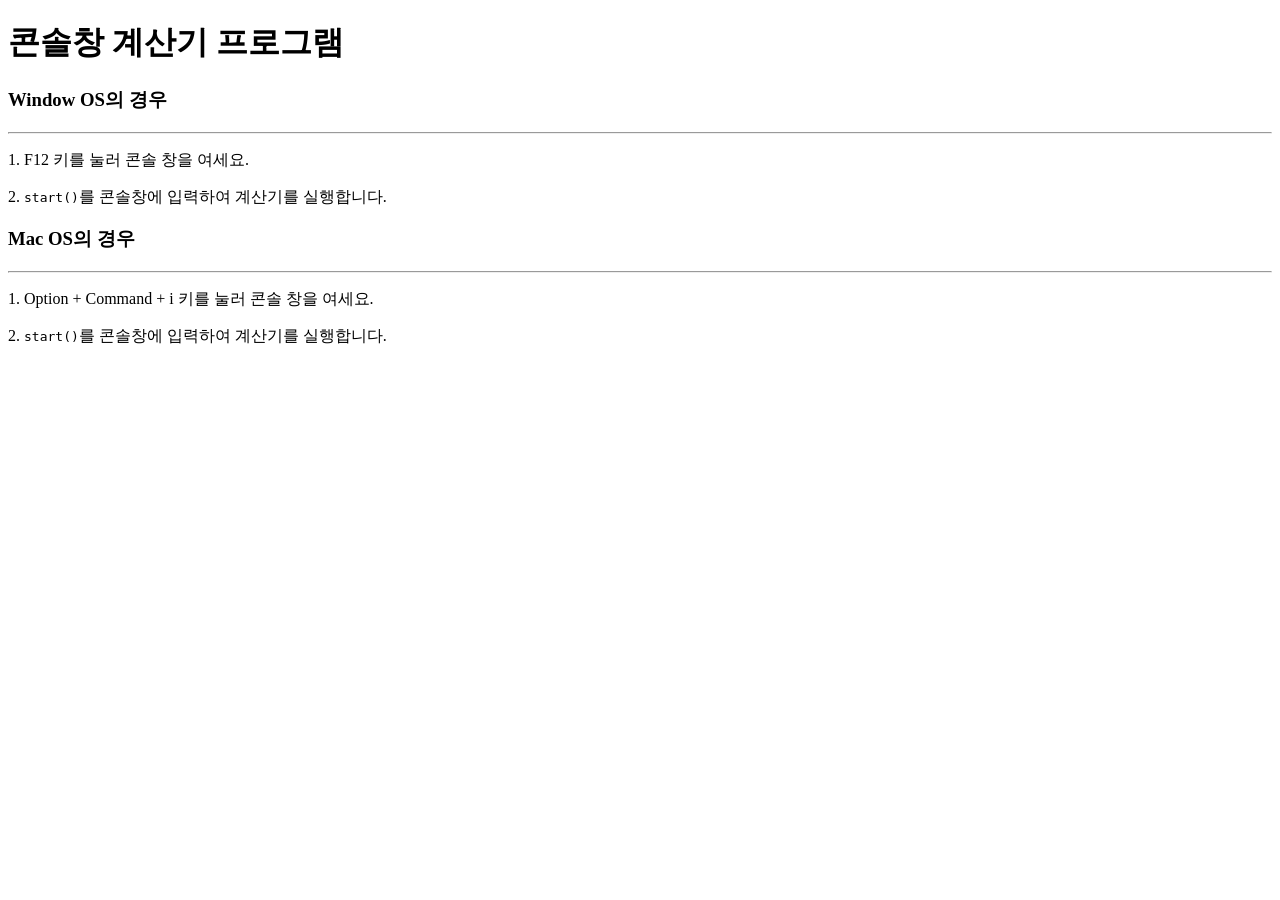
<file: JS/day2/index.html>
<!DOCTYPE html>
<html lang="ko">
<head>
    <meta charset="UTF-8">
    <meta name="viewport" content="width=device-width, initial-scale=1.0">
    <title>사칙연산 계산기</title>
    <script src="calculator.js"></script>
</head>
<body>
    <h1>콘솔창 계산기 프로그램</h1>
    
    <h3>Window OS의 경우</h3>
    <hr>
    <p>1. F12 키를 눌러 콘솔 창을 여세요.</p>
    <p>2. <code>start()</code>를 콘솔창에 입력하여 계산기를 실행합니다.</p>
    
    <h3>Mac OS의 경우</h3>
    <hr>
    <p>1. Option + Command + i 키를 눌러 콘솔 창을 여세요.</p>
    <p>2. <code>start()</code>를 콘솔창에 입력하여 계산기를 실행합니다.</p>
</body>
</html>
</file>
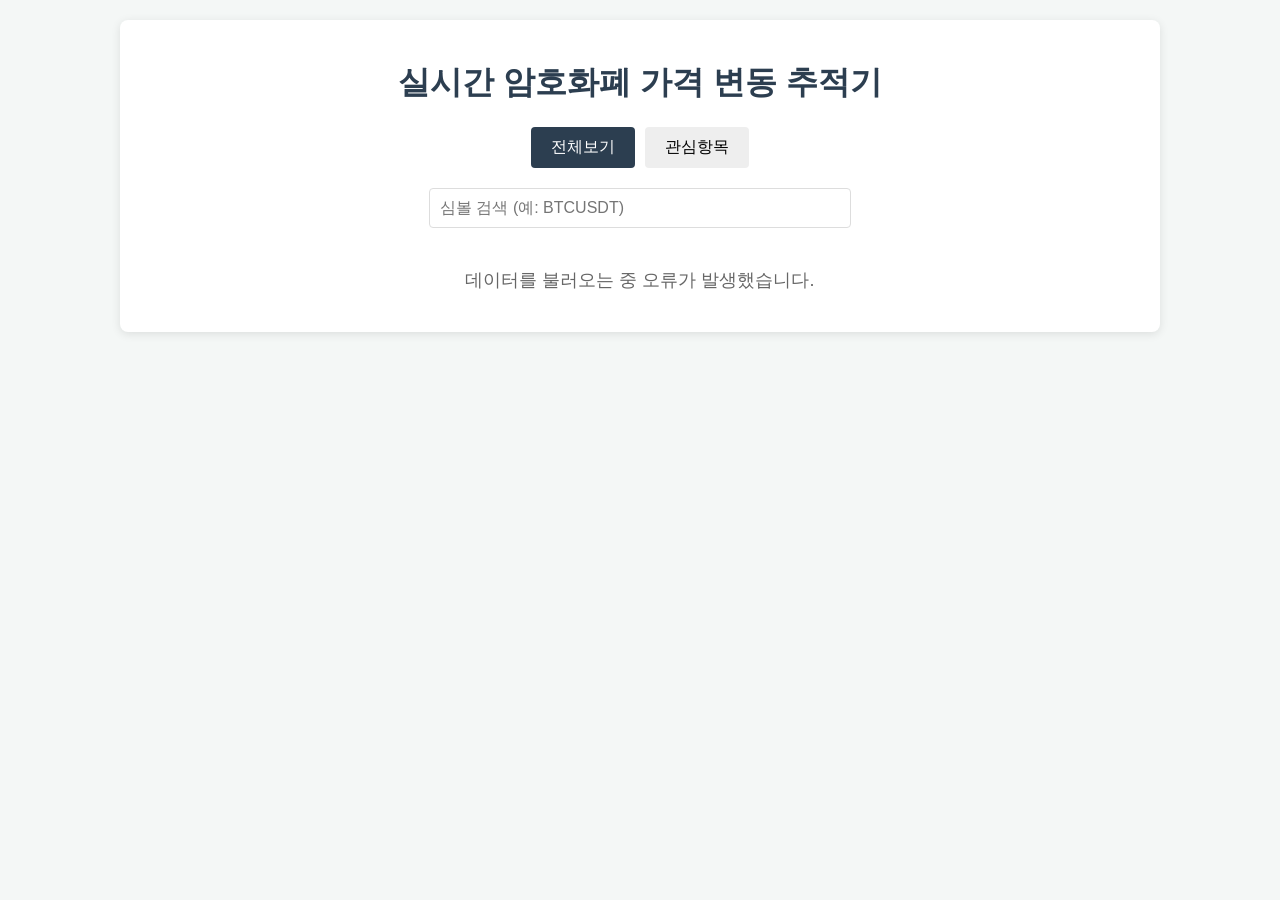
<file: JS/day4/index.html>
<!DOCTYPE html>
<html lang="ko">
<head>
    <meta charset="UTF-8">
    <meta name="viewport" content="width=device-width, initial-scale=1.0">
    <title>암호화폐 가격 변동 추적기</title>
    <link rel="stylesheet" href="style.css">
</head>
<body>
    <div class="container">
        <h1>실시간 암호화폐 가격 변동 추적기</h1>
        
        <div class="tabs">
            <button id="allTab" class="tab-btn active">전체보기</button>
            <button id="favoritesTab" class="tab-btn">관심항목</button>
        </div>

        <div class="search-container">
            <input type="text" id="searchInput" placeholder="심볼 검색 (예: BTCUSDT)">
        </div>

        <div id="loading" class="loading">데이터를 불러오는 중...</div>
        
        <table id="cryptoTable" class="hidden">
            <thead>
                <tr>
                    <th>관심</th>
                    <th>심볼</th>
                    <th>현재가</th>
                    <th>24시간 변동률</th>
                    <th>최고가</th>
                    <th>최저가</th>
                </tr>
            </thead>
            <tbody id="cryptoList">
                <!-- 데이터가 동적으로 추가됩니다 -->
            </tbody>
        </table>
    </div>
    <script src="script.js"></script>
</body>
</html>
</file>
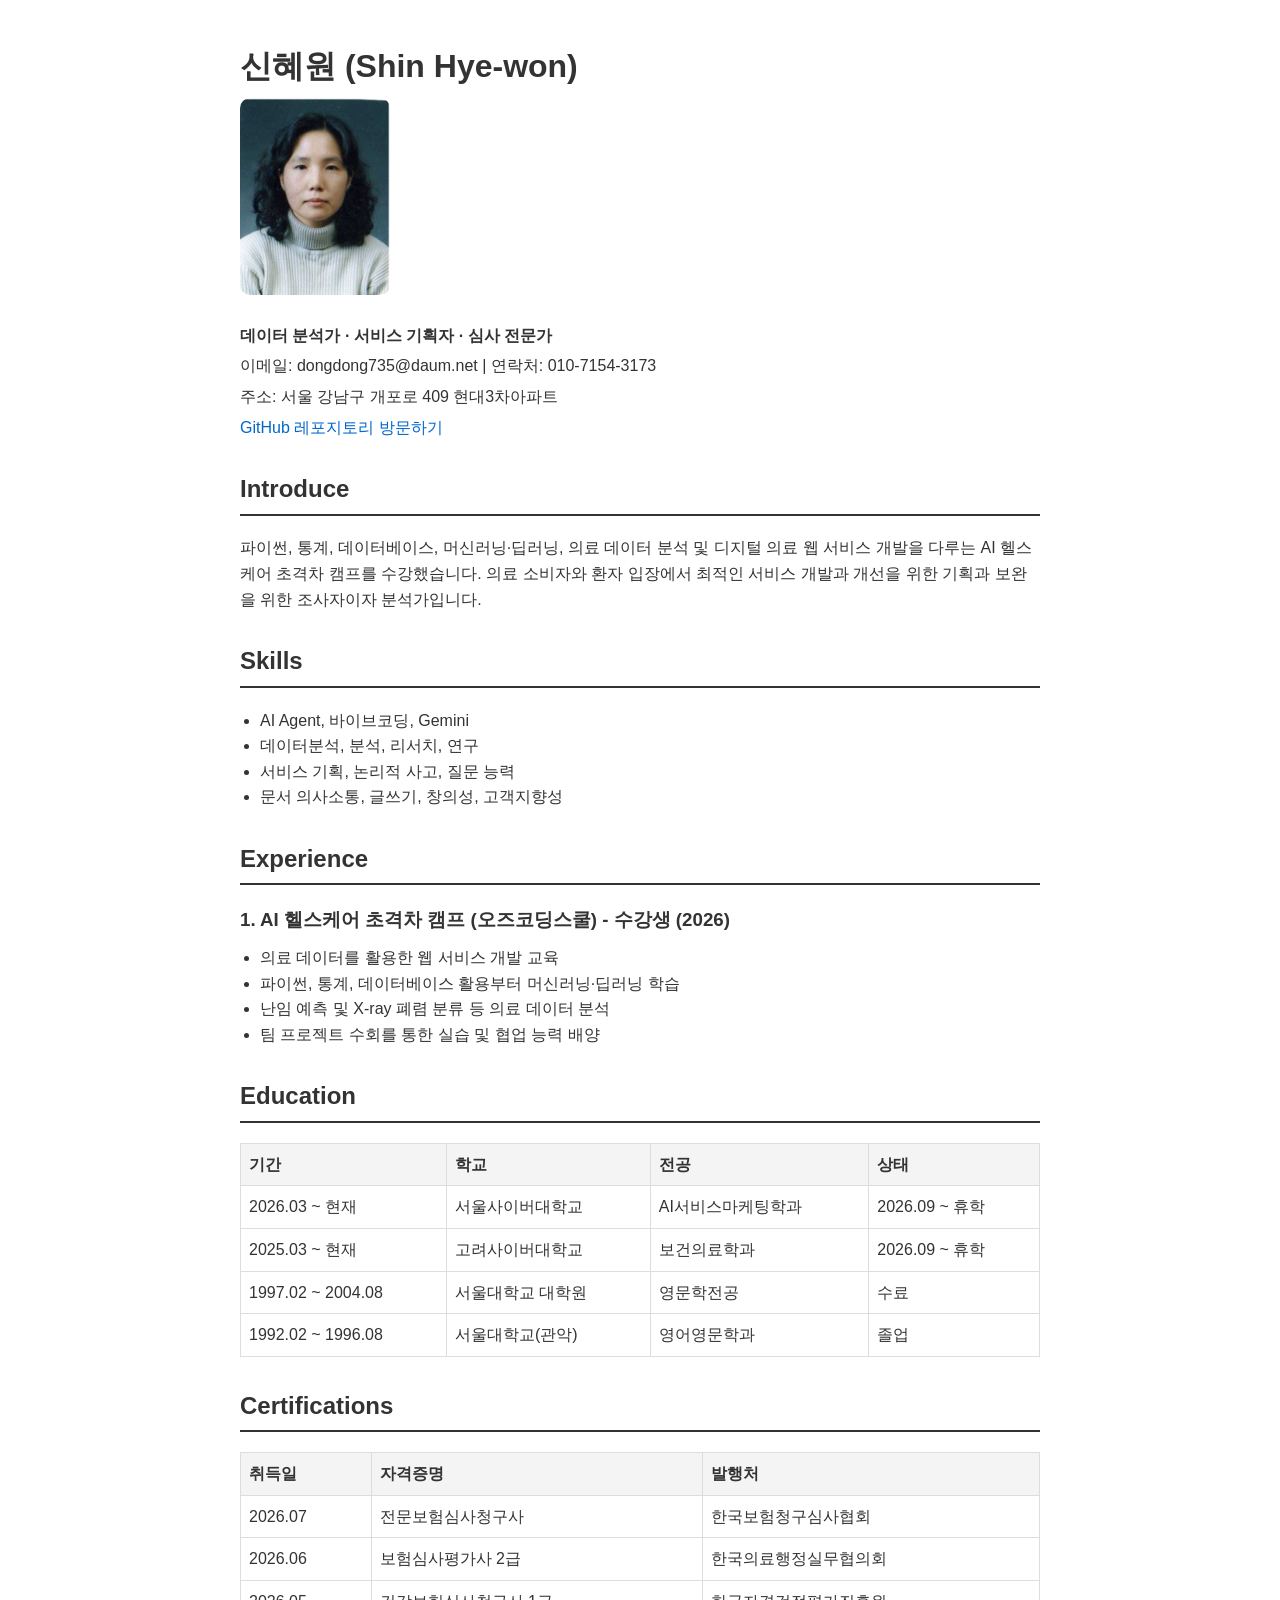
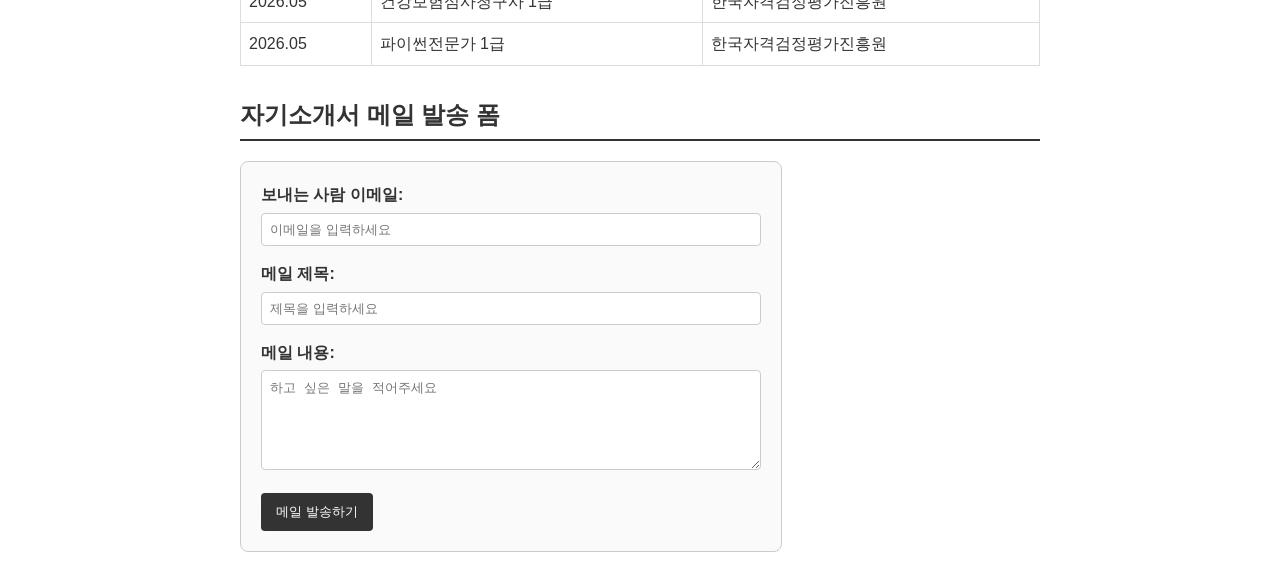
<file: day2/resume.html>
<!DOCTYPE html>
<html lang="ko">
<head>
    <meta charset="UTF-8">
    <meta name="viewport" content="width=device-width, initial-scale=1.0">
    <title>신혜원의 이력서</title>
    <style>
        body {
            font-family: 'Malgun Gothic', 'Apple SD Gothic Neo', sans-serif;
            line-height: 1.6;
            color: #333;
            max-width: 800px;
            margin: 0 auto;
            padding: 20px;
        }
        h1 { margin-bottom: 5px; }
        h2 { border-bottom: 2px solid #333; padding-bottom: 5px; margin-top: 30px; }
        h3 { margin-bottom: 10px; }
        p { margin: 5px 0; }
        ul { margin-top: 5px; padding-left: 20px; }
        table { width: 100%; border-collapse: collapse; margin-top: 10px; margin-bottom: 20px; }
        th, td { border: 1px solid #ddd; padding: 8px; text-align: left; }
        th { background-color: #f4f4f4; }
        .profile-img { width: 150px; border-radius: 10px; margin-bottom: 15px; }
        .contact-info a { color: #0066cc; text-decoration: none; }
        .contact-info a:hover { text-decoration: underline; }
        
        /* 메일 폼 스타일 */
        .mail-form { 
            border: 1px solid #ccc; 
            padding: 20px; 
            border-radius: 8px; 
            background-color: #fafafa; 
            max-width: 500px;
        }
        .mail-form div { margin-bottom: 15px; }
        .mail-form label { display: block; font-weight: bold; margin-bottom: 5px; }
        .mail-form input[type="email"], 
        .mail-form input[type="text"] { width: 100%; padding: 8px; border: 1px solid #ccc; border-radius: 4px; box-sizing: border-box; }
        .mail-form textarea { width: 100%; padding: 8px; border: 1px solid #ccc; border-radius: 4px; height: 100px; box-sizing: border-box; resize: vertical; }
        .mail-form button { padding: 10px 15px; background-color: #333; color: white; border: none; border-radius: 4px; cursor: pointer; }
        .mail-form button:hover { background-color: #555; }
    </style>
</head>
<body>

    <!-- 프로필 및 기본 정보 -->
    <h1>신혜원 (Shin Hye-won)</h1>
    <img src="./profile.png" alt="신혜원 프로필 사진" class="profile-img">
    <p><strong>데이터 분석가 · 서비스 기획자 · 심사 전문가</strong></p>
    <div class="contact-info">
        <p>이메일: dongdong735@daum.net | 연락처: 010-7154-3173</p>
        <p>주소: 서울 강남구 개포로 409 현대3차아파트</p>
        <p><a href="https://github.com/poohmom735-stack" target="_blank">GitHub 레포지토리 방문하기</a></p>
    </div>

    <!-- Introduce -->
    <h2>Introduce</h2>
    <p>파이썬, 통계, 데이터베이스, 머신러닝·딥러닝, 의료 데이터 분석 및 디지털 의료 웹 서비스 개발을 다루는 AI 헬스케어 초격차 캠프를 수강했습니다. 의료 소비자와 환자 입장에서 최적인 서비스 개발과 개선을 위한 기획과 보완을 위한 조사자이자 분석가입니다.</p>

    <!-- Skills -->
    <h2>Skills</h2>
    <ul>
        <li>AI Agent, 바이브코딩, Gemini</li>
        <li>데이터분석, 분석, 리서치, 연구</li>
        <li>서비스 기획, 논리적 사고, 질문 능력</li>
        <li>문서 의사소통, 글쓰기, 창의성, 고객지향성</li>
    </ul>

    <!-- Experience -->
    <h2>Experience</h2>
    <h3>1. AI 헬스케어 초격차 캠프 (오즈코딩스쿨) - 수강생 (2026)</h3>
    <ul>
        <li>의료 데이터를 활용한 웹 서비스 개발 교육</li>
        <li>파이썬, 통계, 데이터베이스 활용부터 머신러닝·딥러닝 학습</li>
        <li>난임 예측 및 X-ray 폐렴 분류 등 의료 데이터 분석</li>
        <li>팀 프로젝트 수회를 통한 실습 및 협업 능력 배양</li>
    </ul>

    <!-- Education -->
    <h2>Education</h2>
    <table>
        <thead>
            <tr>
                <th>기간</th>
                <th>학교</th>
                <th>전공</th>
                <th>상태</th>
            </tr>
        </thead>
        <tbody>
            <tr>
                <td>2026.03 ~ 현재</td>
                <td>서울사이버대학교</td>
                <td>AI서비스마케팅학과</td>
                <td>2026.09 ~ 휴학</td> <!-- 수정 완료 -->
            </tr>
            <tr>
                <td>2025.03 ~ 현재</td>
                <td>고려사이버대학교</td>
                <td>보건의료학과</td>
                <td>2026.09 ~ 휴학</td> <!-- 수정 완료 -->
            </tr>
            <tr>
                <td>1997.02 ~ 2004.08</td>
                <td>서울대학교 대학원</td>
                <td>영문학전공</td>
                <td>수료</td>
            </tr>
            <tr>
                <td>1992.02 ~ 1996.08</td>
                <td>서울대학교(관악)</td>
                <td>영어영문학과</td>
                <td>졸업</td>
            </tr>
        </tbody>
    </table>

    <!-- Certifications -->
    <h2>Certifications</h2>
    <table>
        <thead>
            <tr>
                <th>취득일</th>
                <th>자격증명</th>
                <th>발행처</th>
            </tr>
        </thead>
        <tbody>
            <tr>
                <td>2026.07</td>
                <td>전문보험심사청구사</td>
                <td>한국보험청구심사협회</td>
            </tr>
            <tr>
                <td>2026.06</td>
                <td>보험심사평가사 2급</td>
                <td>한국의료행정실무협의회</td>
            </tr>
            <tr>
                <td>2026.05</td>
                <td>건강보험심사청구사 1급</td>
                <td>한국자격검정평가진흥원</td>
            </tr>
            <tr>
                <td>2026.05</td>
                <td>파이썬전문가 1급</td>
                <td>한국자격검정평가진흥원</td>
            </tr>
        </tbody>
    </table>

    <!-- 자기소개서 메일 발송 폼 -->
    <h2>자기소개서 메일 발송 폼</h2>
    <div class="mail-form">
        <form action="#" method="POST">
            <div>
                <label for="sender-email">보내는 사람 이메일:</label>
                <input type="email" id="sender-email" name="sender-email" placeholder="이메일을 입력하세요" required>
            </div>
            <div>
                <label for="mail-subject">메일 제목:</label>
                <input type="text" id="mail-subject" name="mail-subject" placeholder="제목을 입력하세요" required>
            </div>
            <div>
                <label for="mail-content">메일 내용:</label>
                <textarea id="mail-content" name="mail-content" placeholder="하고 싶은 말을 적어주세요" required></textarea>
            </div>
            <button type="submit">메일 발송하기</button>
        </form>
    </div>

</body>
</html>
</file>
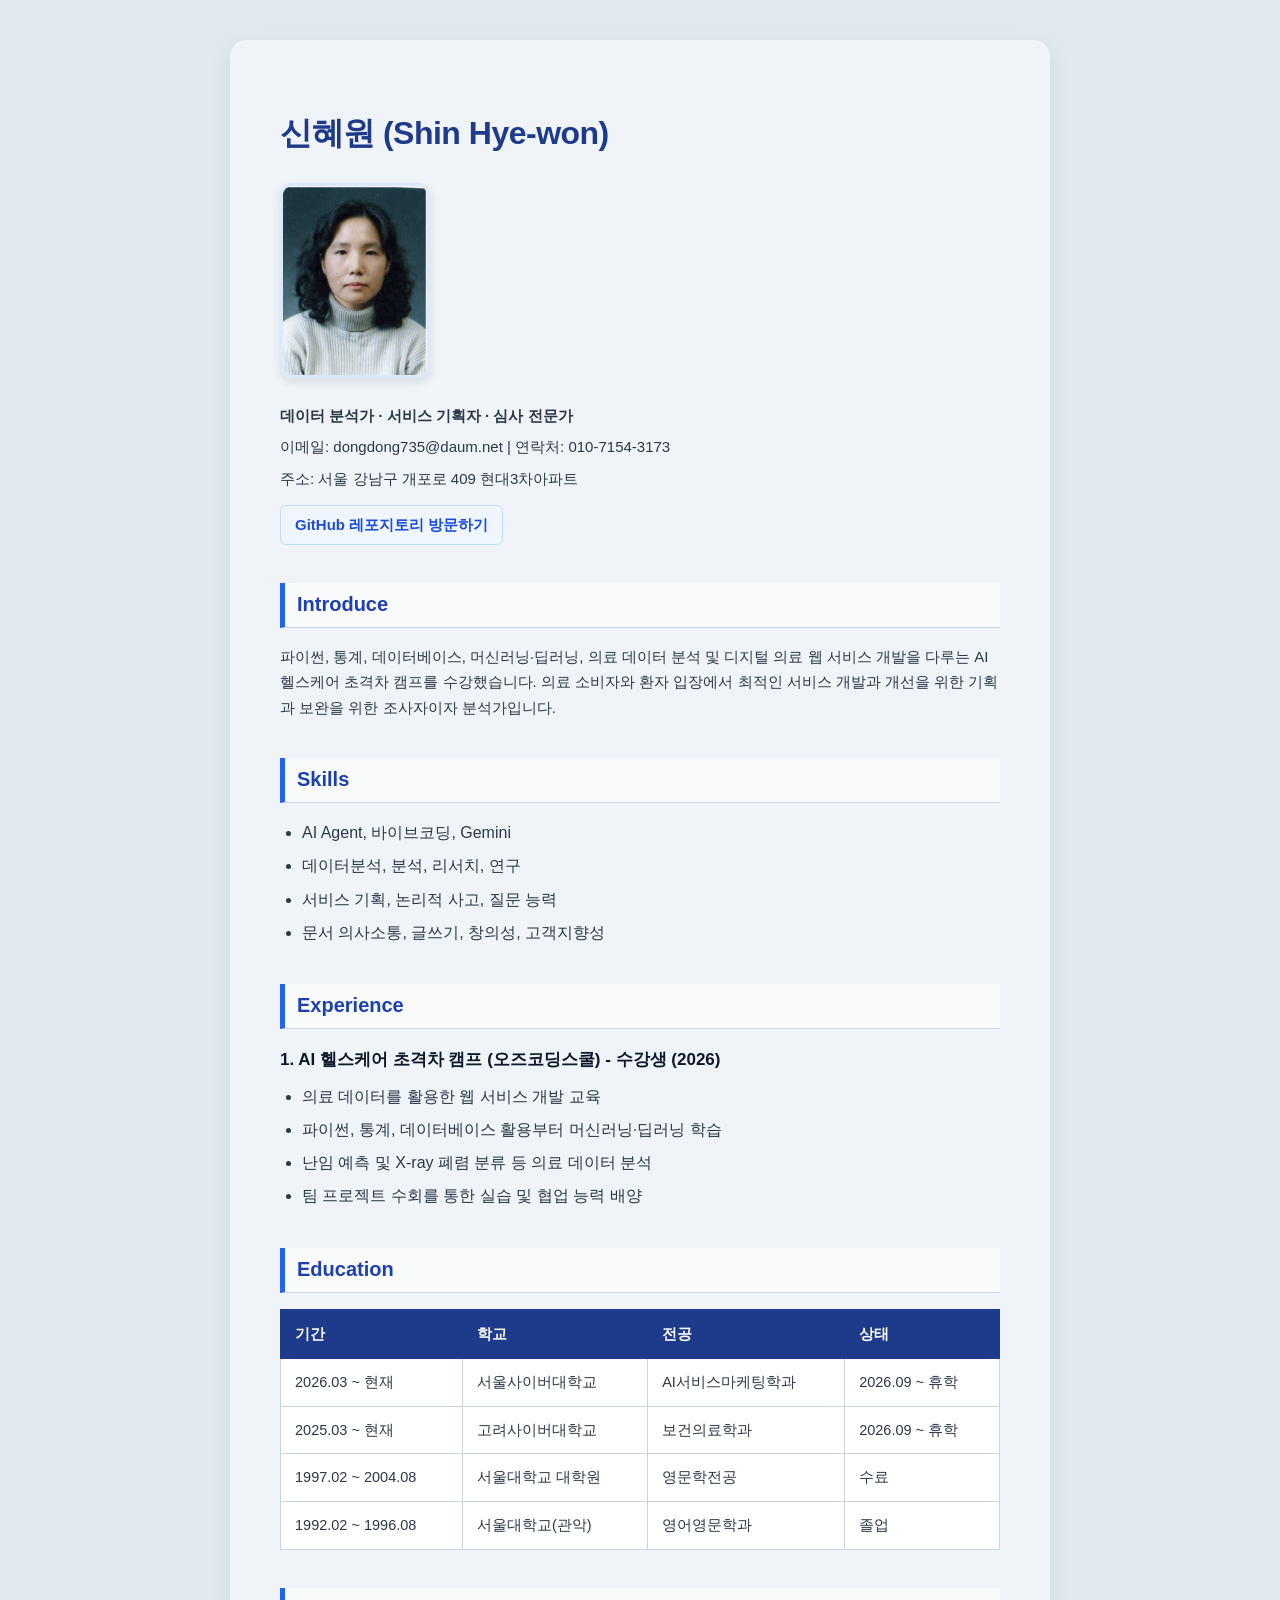
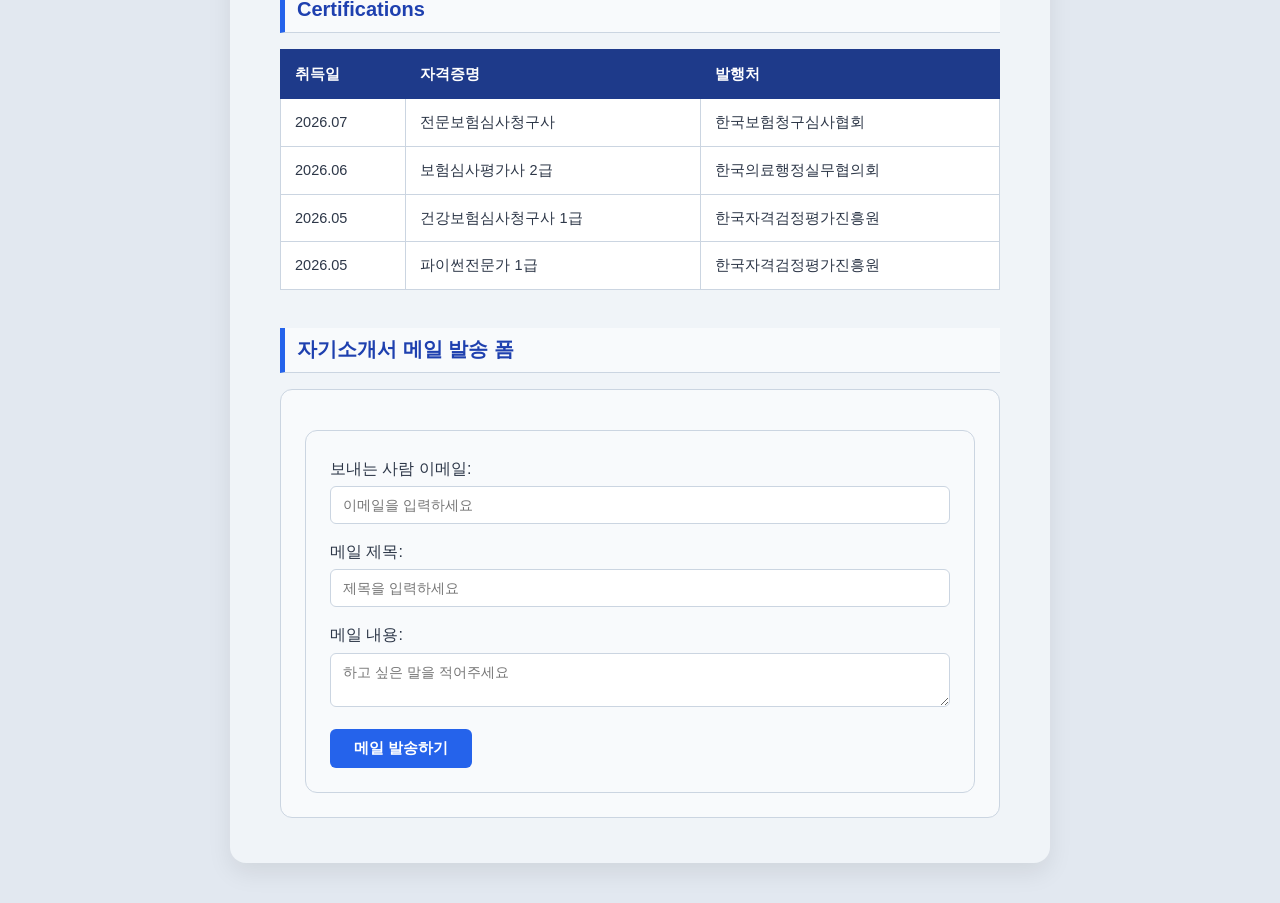
<file: HTML_CSS/day2/resume.html>
<!DOCTYPE html>
<html lang="ko">
<head>
    <meta charset="UTF-8">
    <meta name="viewport" content="width=device-width, initial-scale=1.0">
    <title>신혜원의 이력서</title>

    <link rel="stylesheet" href="resume_style.css">
   
</head>
<body>

    <!-- 프로필 및 기본 정보 -->
    <h1>신혜원 (Shin Hye-won)</h1>
    <img src="./profile.png" alt="신혜원 프로필 사진" class="profile-img">
    <p><strong>데이터 분석가 · 서비스 기획자 · 심사 전문가</strong></p>
    <div class="contact-info">
        <p>이메일: dongdong735@daum.net | 연락처: 010-7154-3173</p>
        <p>주소: 서울 강남구 개포로 409 현대3차아파트</p>
        <p><a href="https://github.com/poohmom735-stack" target="_blank">GitHub 레포지토리 방문하기</a></p>
    </div>

    <!-- Introduce -->
    <h2>Introduce</h2>
    <p>파이썬, 통계, 데이터베이스, 머신러닝·딥러닝, 의료 데이터 분석 및 디지털 의료 웹 서비스 개발을 다루는 AI 헬스케어 초격차 캠프를 수강했습니다. 의료 소비자와 환자 입장에서 최적인 서비스 개발과 개선을 위한 기획과 보완을 위한 조사자이자 분석가입니다.</p>

    <!-- Skills -->
    <h2>Skills</h2>
    <ul>
        <li>AI Agent, 바이브코딩, Gemini</li>
        <li>데이터분석, 분석, 리서치, 연구</li>
        <li>서비스 기획, 논리적 사고, 질문 능력</li>
        <li>문서 의사소통, 글쓰기, 창의성, 고객지향성</li>
    </ul>

    <!-- Experience -->
    <h2>Experience</h2>
    <h3>1. AI 헬스케어 초격차 캠프 (오즈코딩스쿨) - 수강생 (2026)</h3>
    <ul>
        <li>의료 데이터를 활용한 웹 서비스 개발 교육</li>
        <li>파이썬, 통계, 데이터베이스 활용부터 머신러닝·딥러닝 학습</li>
        <li>난임 예측 및 X-ray 폐렴 분류 등 의료 데이터 분석</li>
        <li>팀 프로젝트 수회를 통한 실습 및 협업 능력 배양</li>
    </ul>

    <!-- Education -->
    <h2>Education</h2>
    <table>
        <thead>
            <tr>
                <th>기간</th>
                <th>학교</th>
                <th>전공</th>
                <th>상태</th>
            </tr>
        </thead>
        <tbody>
            <tr>
                <td>2026.03 ~ 현재</td>
                <td>서울사이버대학교</td>
                <td>AI서비스마케팅학과</td>
                <td>2026.09 ~ 휴학</td> <!-- 수정 완료 -->
            </tr>
            <tr>
                <td>2025.03 ~ 현재</td>
                <td>고려사이버대학교</td>
                <td>보건의료학과</td>
                <td>2026.09 ~ 휴학</td> <!-- 수정 완료 -->
            </tr>
            <tr>
                <td>1997.02 ~ 2004.08</td>
                <td>서울대학교 대학원</td>
                <td>영문학전공</td>
                <td>수료</td>
            </tr>
            <tr>
                <td>1992.02 ~ 1996.08</td>
                <td>서울대학교(관악)</td>
                <td>영어영문학과</td>
                <td>졸업</td>
            </tr>
        </tbody>
    </table>

    <!-- Certifications -->
    <h2>Certifications</h2>
    <table>
        <thead>
            <tr>
                <th>취득일</th>
                <th>자격증명</th>
                <th>발행처</th>
            </tr>
        </thead>
        <tbody>
            <tr>
                <td>2026.07</td>
                <td>전문보험심사청구사</td>
                <td>한국보험청구심사협회</td>
            </tr>
            <tr>
                <td>2026.06</td>
                <td>보험심사평가사 2급</td>
                <td>한국의료행정실무협의회</td>
            </tr>
            <tr>
                <td>2026.05</td>
                <td>건강보험심사청구사 1급</td>
                <td>한국자격검정평가진흥원</td>
            </tr>
            <tr>
                <td>2026.05</td>
                <td>파이썬전문가 1급</td>
                <td>한국자격검정평가진흥원</td>
            </tr>
        </tbody>
    </table>

    <!-- 자기소개서 메일 발송 폼 -->
    <h2>자기소개서 메일 발송 폼</h2>
    <div class="mail-form">
        <form action="#" method="POST">
            <div>
                <label for="sender-email">보내는 사람 이메일:</label>
                <input type="email" id="sender-email" name="sender-email" placeholder="이메일을 입력하세요" required>
            </div>
            <div>
                <label for="mail-subject">메일 제목:</label>
                <input type="text" id="mail-subject" name="mail-subject" placeholder="제목을 입력하세요" required>
            </div>
            <div>
                <label for="mail-content">메일 내용:</label>
                <textarea id="mail-content" name="mail-content" placeholder="하고 싶은 말을 적어주세요" required></textarea>
            </div>
            <button type="submit">메일 발송하기</button>
        </form>
    </div>

</body>
</html>
</file>
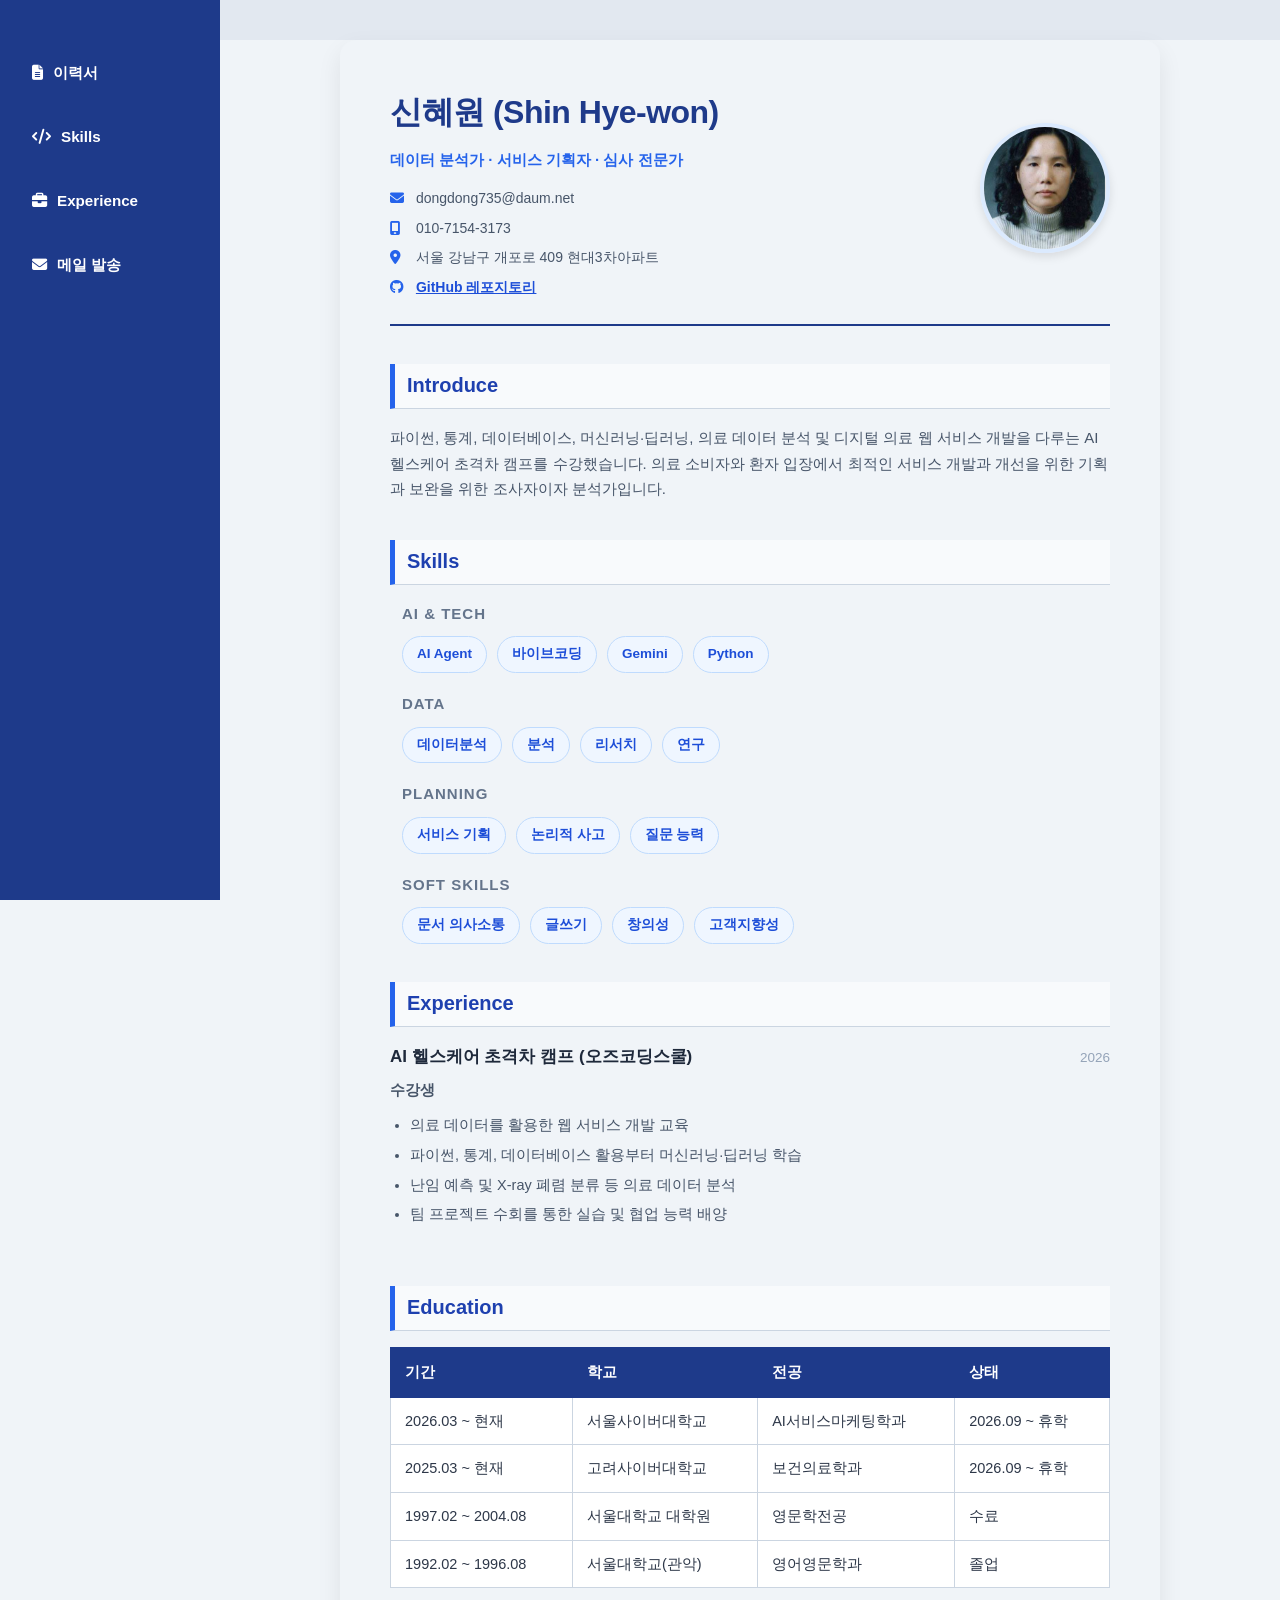
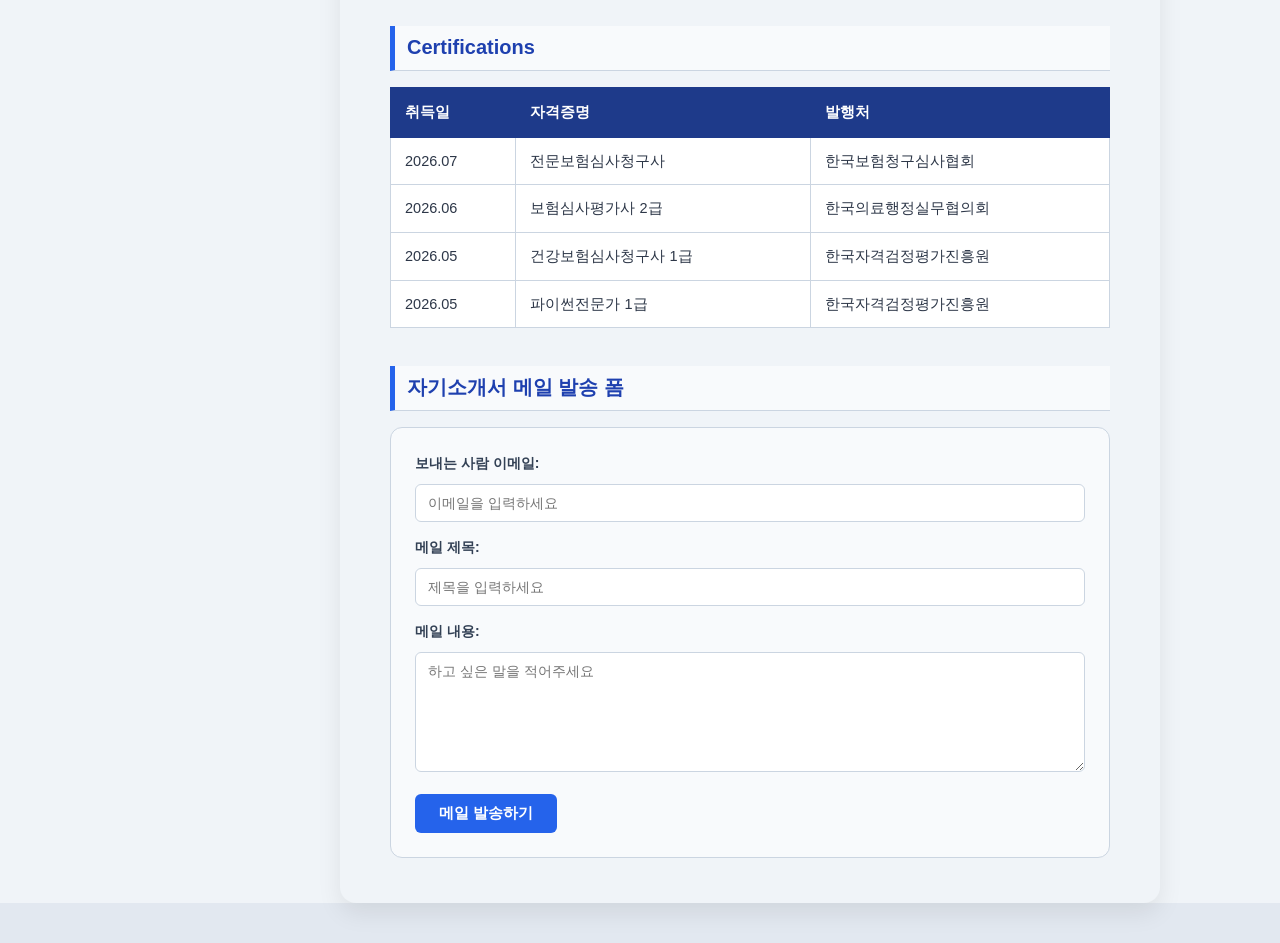
<file: HTML_CSS/day3/resume.html>
<!DOCTYPE html>
<html lang="ko">
<head>
    <meta charset="UTF-8">
    <meta name="viewport" content="width=device-width, initial-scale=1.0">
    <title>신혜원의 이력서</title>
    <link rel="stylesheet" href="resume_style.css">
    <link rel="stylesheet" href="https://cdnjs.cloudflare.com/ajax/libs/font-awesome/6.4.0/css/all.min.css">
</head>
<body>

    <!-- 모바일 햄버거 버튼 -->
    <button class="menu-toggle" aria-label="메뉴 열기">
        <i class="fa-solid fa-bars"></i>
    </button>

    <!-- 사이드바 navbar -->
    <nav class="sidebar">
        <div class="sidebar-container">
            <ul class="sidebar-menu">
                <li><a href="#resume"><i class="fa-solid fa-file-lines"></i> 이력서</a></li>
                <li><a href="#skills"><i class="fa-solid fa-code"></i> Skills</a></li>
                <li><a href="#experience"><i class="fa-solid fa-briefcase"></i> Experience</a></li>
                <li><a href="#mail-form"><i class="fa-solid fa-envelope"></i> 메일 발송</a></li>
            </ul>
        </div>
    </nav>

    <!-- 사이드바 오버레이 -->
    <div class="sidebar-overlay"></div>

    <!-- 메인 컨텐츠 -->
    <div id="resume" class="container">

        <!-- 프로필 및 기본 정보 -->
        <section id="resume-header">
            <div class="header-content">
                <div class="header-text">
                    <h1>신혜원 (Shin Hye-won)</h1>
                    <p class="job-title">데이터 분석가 · 서비스 기획자 · 심사 전문가</p>
                    <div class="contact-info">
                        <span><i class="fa-solid fa-envelope"></i> dongdong735@daum.net</span>
                        <span><i class="fa-solid fa-mobile-screen"></i> 010-7154-3173</span>
                        <span><i class="fa-solid fa-location-dot"></i> 서울 강남구 개포로 409 현대3차아파트</span>
                        <span>
                            <i class="fa-brands fa-github"></i>
                            <a href="https://github.com/poohmom735-stack" target="_blank">GitHub 레포지토리</a>
                        </span>
                    </div>
                </div>
                <div class="profile-photo">
                    <img src="./profile.png" alt="신혜원 프로필 사진" class="profile-img">
                </div>
            </div>
        </section>

        <!-- Introduce -->
        <section id="introduce">
            <h2>Introduce</h2>
            <p>파이썬, 통계, 데이터베이스, 머신러닝·딥러닝, 의료 데이터 분석 및 디지털 의료 웹 서비스 개발을 다루는 AI 헬스케어 초격차 캠프를 수강했습니다. 의료 소비자와 환자 입장에서 최적인 서비스 개발과 개선을 위한 기획과 보완을 위한 조사자이자 분석가입니다.</p>
        </section>

        <!-- Skills -->
        <section id="skills">
            <h2>Skills</h2>
            <div class="skills-group">
                <h3>AI & Tech</h3>
                <div class="skills-container">
                    <span class="skill-tag">AI Agent</span>
                    <span class="skill-tag">바이브코딩</span>
                    <span class="skill-tag">Gemini</span>
                    <span class="skill-tag">Python</span>
                </div>
            </div>
            <div class="skills-group">
                <h3>Data</h3>
                <div class="skills-container">
                    <span class="skill-tag">데이터분석</span>
                    <span class="skill-tag">분석</span>
                    <span class="skill-tag">리서치</span>
                    <span class="skill-tag">연구</span>
                </div>
            </div>
            <div class="skills-group">
                <h3>Planning</h3>
                <div class="skills-container">
                    <span class="skill-tag">서비스 기획</span>
                    <span class="skill-tag">논리적 사고</span>
                    <span class="skill-tag">질문 능력</span>
                </div>
            </div>
            <div class="skills-group">
                <h3>Soft Skills</h3>
                <div class="skills-container">
                    <span class="skill-tag">문서 의사소통</span>
                    <span class="skill-tag">글쓰기</span>
                    <span class="skill-tag">창의성</span>
                    <span class="skill-tag">고객지향성</span>
                </div>
            </div>
        </section>

        <!-- Experience -->
        <section id="experience">
            <h2>Experience</h2>
            <div class="experience-item">
                <div class="experience-info">
                    <span class="company">AI 헬스케어 초격차 캠프 (오즈코딩스쿨)</span>
                    <span class="period">2026</span>
                </div>
                <div class="role">
                    <span class="position">수강생</span>
                </div>
                <ul class="details">
                    <li>의료 데이터를 활용한 웹 서비스 개발 교육</li>
                    <li>파이썬, 통계, 데이터베이스 활용부터 머신러닝·딥러닝 학습</li>
                    <li>난임 예측 및 X-ray 폐렴 분류 등 의료 데이터 분석</li>
                    <li>팀 프로젝트 수회를 통한 실습 및 협업 능력 배양</li>
                </ul>
            </div>
        </section>

        <!-- Education -->
        <section id="education">
            <h2>Education</h2>
            <table class="education-table">
                <thead>
                    <tr>
                        <th>기간</th>
                        <th>학교</th>
                        <th>전공</th>
                        <th>상태</th>
                    </tr>
                </thead>
                <tbody>
                    <tr>
                        <td>2026.03 ~ 현재</td>
                        <td>서울사이버대학교</td>
                        <td>AI서비스마케팅학과</td>
                        <td>2026.09 ~ 휴학</td>
                    </tr>
                    <tr>
                        <td>2025.03 ~ 현재</td>
                        <td>고려사이버대학교</td>
                        <td>보건의료학과</td>
                        <td>2026.09 ~ 휴학</td>
                    </tr>
                    <tr>
                        <td>1997.02 ~ 2004.08</td>
                        <td>서울대학교 대학원</td>
                        <td>영문학전공</td>
                        <td>수료</td>
                    </tr>
                    <tr>
                        <td>1992.02 ~ 1996.08</td>
                        <td>서울대학교(관악)</td>
                        <td>영어영문학과</td>
                        <td>졸업</td>
                    </tr>
                </tbody>
            </table>
        </section>

        <!-- Certifications -->
        <section id="certifications">
            <h2>Certifications</h2>
            <table class="education-table">
                <thead>
                    <tr>
                        <th>취득일</th>
                        <th>자격증명</th>
                        <th>발행처</th>
                    </tr>
                </thead>
                <tbody>
                    <tr>
                        <td>2026.07</td>
                        <td>전문보험심사청구사</td>
                        <td>한국보험청구심사협회</td>
                    </tr>
                    <tr>
                        <td>2026.06</td>
                        <td>보험심사평가사 2급</td>
                        <td>한국의료행정실무협의회</td>
                    </tr>
                    <tr>
                        <td>2026.05</td>
                        <td>건강보험심사청구사 1급</td>
                        <td>한국자격검정평가진흥원</td>
                    </tr>
                    <tr>
                        <td>2026.05</td>
                        <td>파이썬전문가 1급</td>
                        <td>한국자격검정평가진흥원</td>
                    </tr>
                </tbody>
            </table>
        </section>

        <!-- 자기소개서 메일 발송 폼 -->
        <section id="mail-form">
            <h2>자기소개서 메일 발송 폼</h2>
            <div class="mail-form">
                <form action="#" method="POST">
                    <div>
                        <label for="sender-email">보내는 사람 이메일:</label>
                        <input type="email" id="sender-email" name="sender-email" placeholder="이메일을 입력하세요" required>
                    </div>
                    <div>
                        <label for="mail-subject">메일 제목:</label>
                        <input type="text" id="mail-subject" name="mail-subject" placeholder="제목을 입력하세요" required>
                    </div>
                    <div>
                        <label for="mail-content">메일 내용:</label>
                        <textarea id="mail-content" name="mail-content" placeholder="하고 싶은 말을 적어주세요" required></textarea>
                    </div>
                    <button type="submit">메일 발송하기</button>
                </form>
            </div>
        </section>

    </div>

    <!-- 사이드바 토글 스크립트 -->
    <script>
        const menuToggle = document.querySelector('.menu-toggle');
        const sidebar = document.querySelector('.sidebar');
        const overlay = document.querySelector('.sidebar-overlay');

        function toggleSidebar() {
            sidebar.classList.toggle('active');
            overlay.classList.toggle('active');
        }

        menuToggle.addEventListener('click', toggleSidebar);
        overlay.addEventListener('click', toggleSidebar);

        document.querySelectorAll('.sidebar-menu li a').forEach(link => {
            link.addEventListener('click', () => {
                if (window.innerWidth <= 1024) toggleSidebar();
            });
        });
    </script>
</body>
</html>
</file>
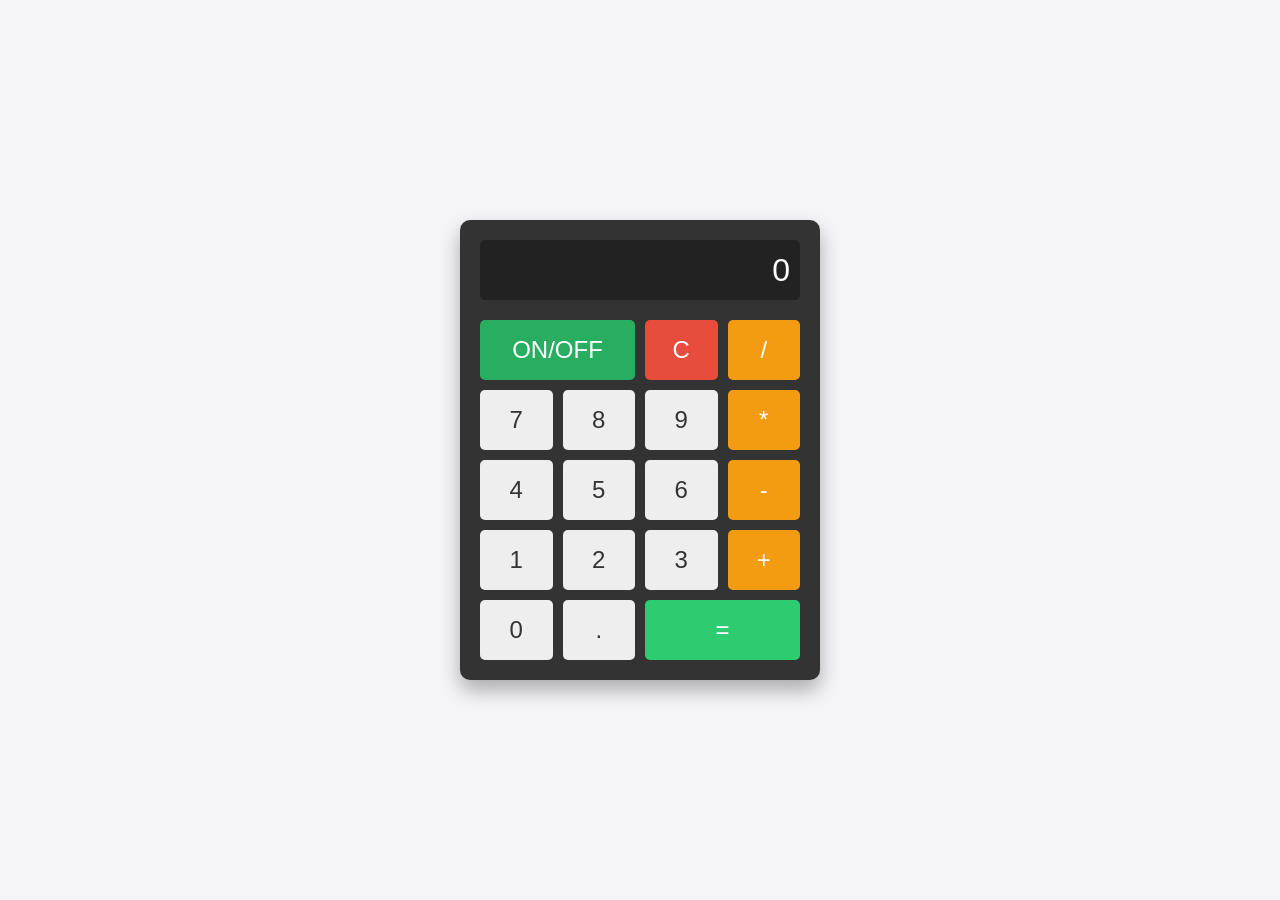
<file: JS/day03/calculator.html>
<!DOCTYPE html>
<html lang="ko">
<head>
    <meta charset="UTF-8">
    <meta name="viewport" content="width=device-width, initial-scale=1.0">
    <title>웹 계산기</title>
    <link rel="stylesheet" href="calculator_style.css">
</head>
<body>
    <div class="calculator">
        <!-- 디스플레이 화면 -->
        <input type="text" id="display" value="0" readonly>
        
        <!-- 버튼 패널 -->
        <div class="buttons">
            <button class="on-off on">ON/OFF</button>
            <button class="clear">C</button>
            <button class="operator">/</button>

            <button class="number">7</button>
            <button class="number">8</button>
            <button class="number">9</button>
            <button class="operator">*</button>

            <button class="number">4</button>
            <button class="number">5</button>
            <button class="number">6</button>
            <button class="operator">-</button>

            <button class="number">1</button>
            <button class="number">2</button>
            <button class="number">3</button>
            <button class="operator">+</button>

            <button class="number">0</button>
            <button class="number">.</button>
            <button class="enter">=</button>
        </div>
    </div>

    <script src="calculator.js"></script>
</body>
</html>
</file>
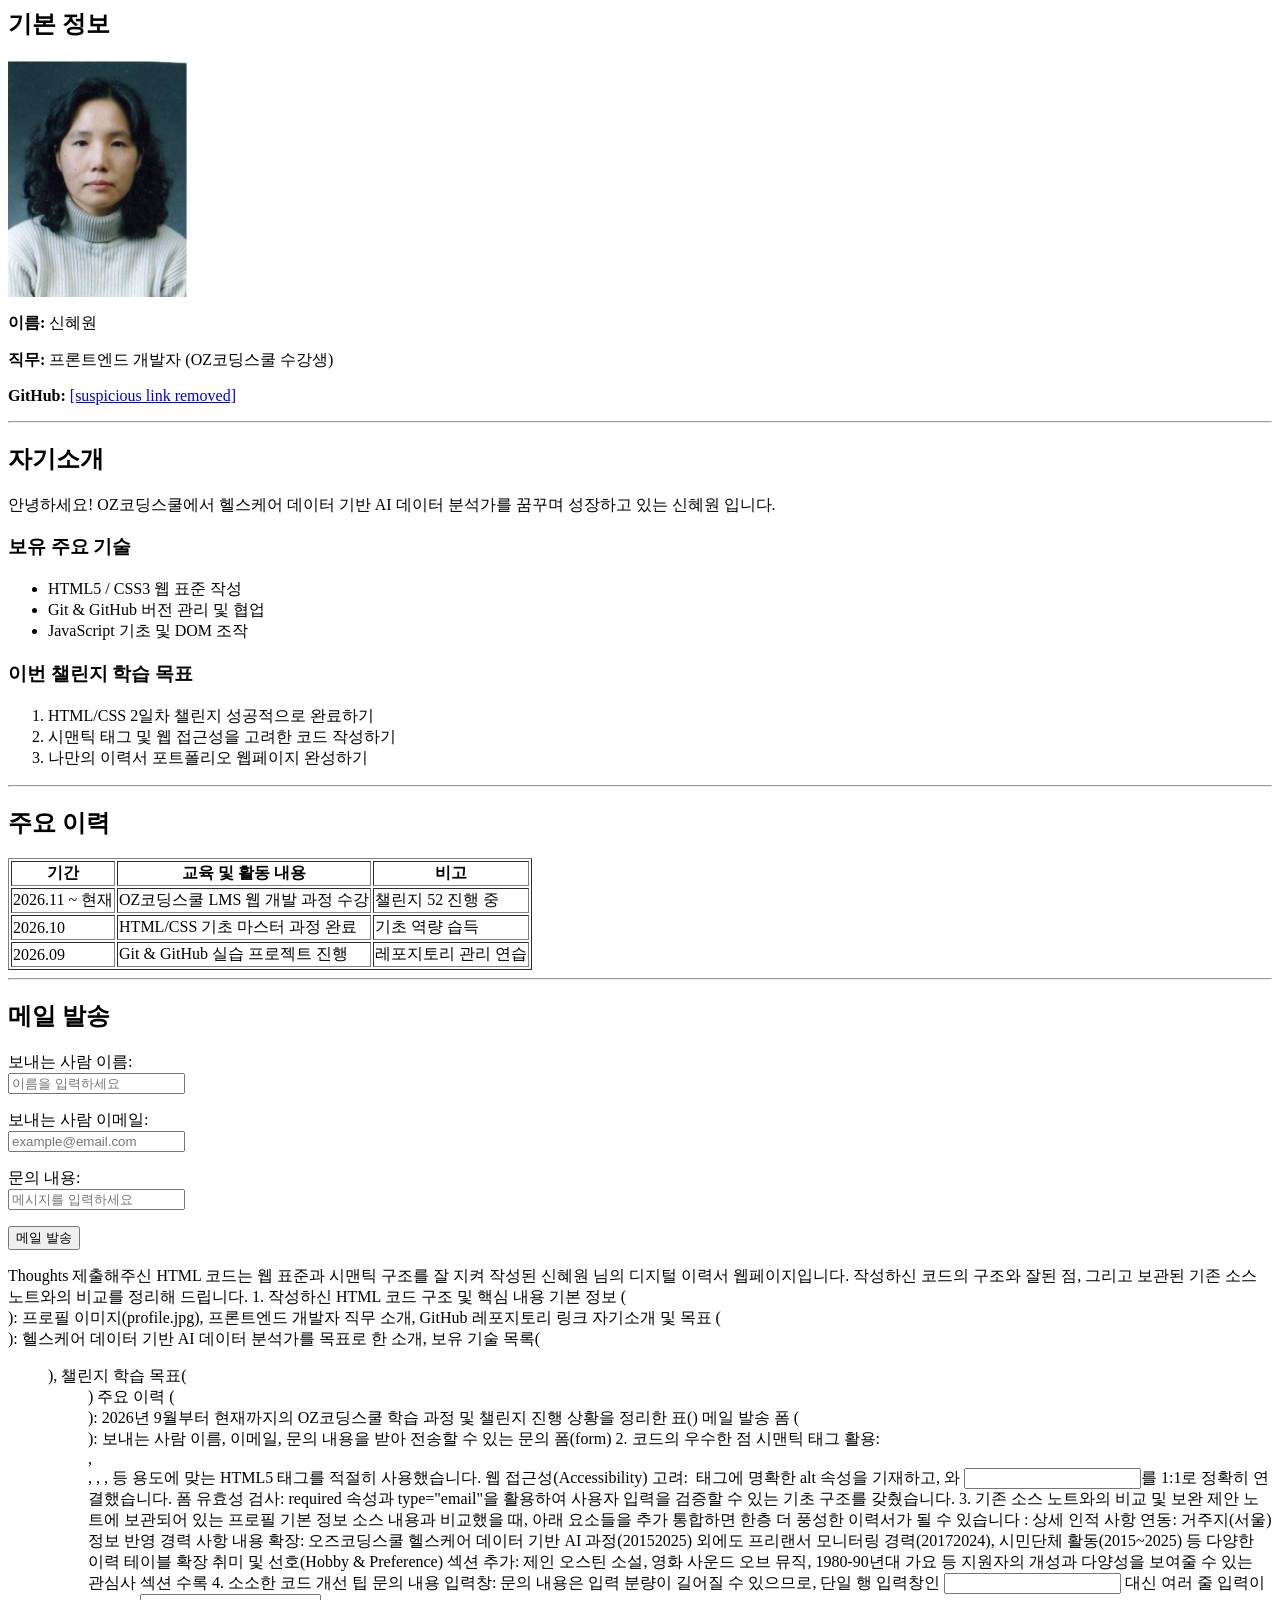
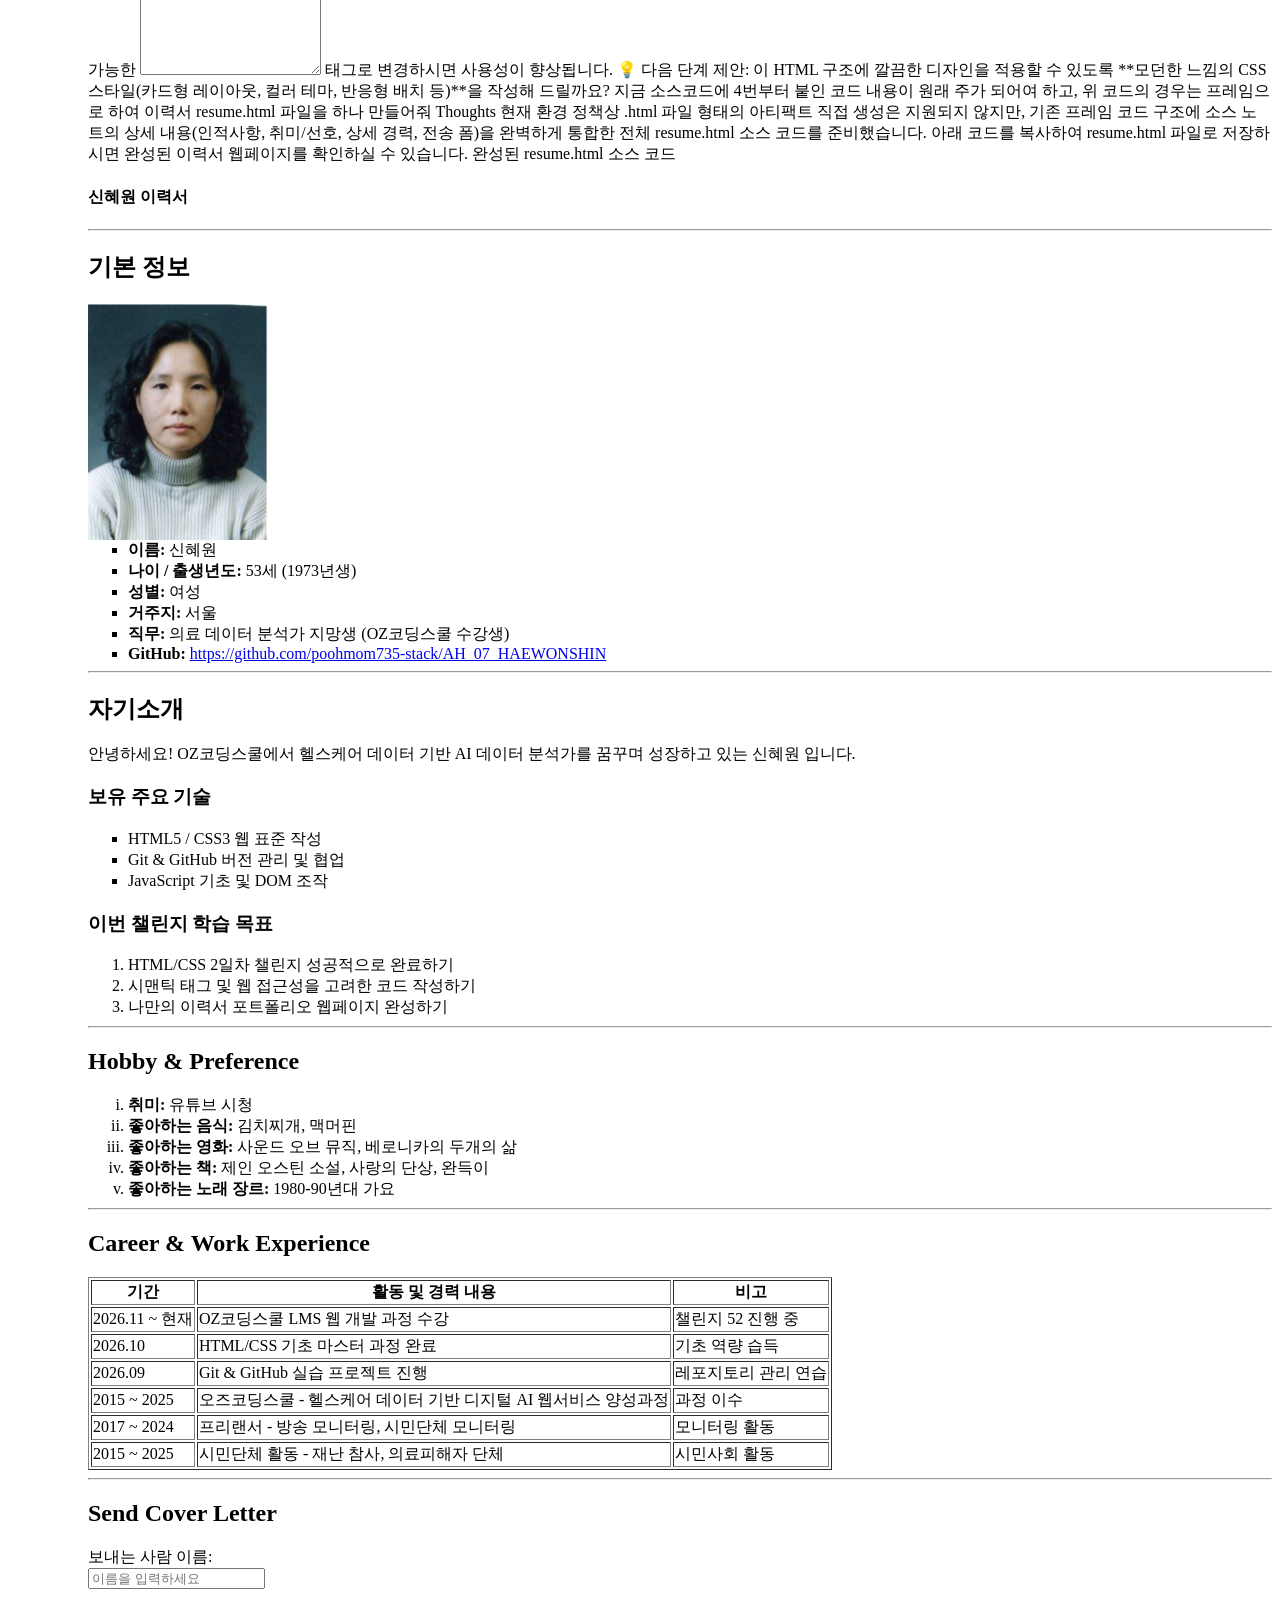
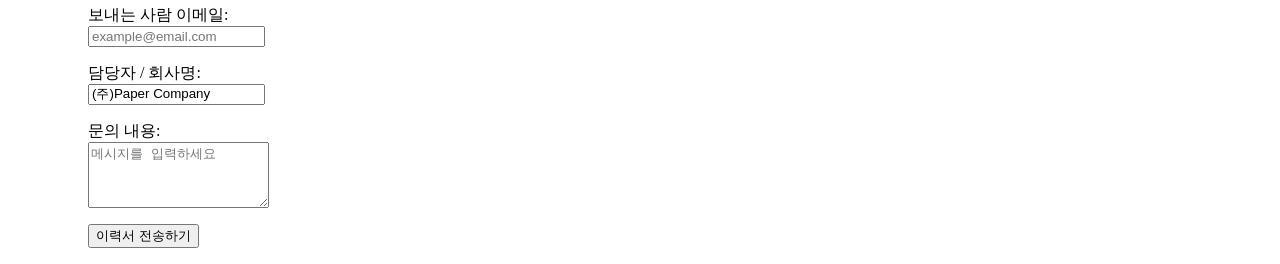
<file: oz_assignment/HTML_CSS/day2/resume.html>
<!-- 2. 프로필 이미지 및 기본 정보 (<img>, <p>, <a>) --> 

<section>
    <h2>기본 정보</h2>
    <!-- 💡 이곳에 profile.jpg 가 들어갑니다! -->
    <img src="profile.jpg" alt="신혜원 프로필 이미지" width="180">

    <p><strong>이름:</strong> 신혜원</p>
    <p><strong>직무:</strong> 프론트엔드 개발자 (OZ코딩스쿨 수강생)</p>
    <!-- https://github.com/poohmom735-stack/AH_07_HAEWONSHIN -->
    <p><strong>GitHub:</strong> <a href="[suspicious link removed]" target="_blank">[suspicious link removed]</a></p>
</section>

<hr>

<!-- 3. 자기소개 및 목록 (<p>, <ul>, <ol>, <li>) -->
<section>
    <h2>자기소개</h2>
    <p>안녕하세요! OZ코딩스쿨에서 헬스케어 데이터 기반 AI 데이터 분석가를 꿈꾸며 성장하고 있는 신혜원 입니다.</p>

    <h3>보유 주요 기술</h3>
    <ul>
        <li>HTML5 / CSS3 웹 표준 작성</li>
        <li>Git & GitHub 버전 관리 및 협업</li>
        <li>JavaScript 기초 및 DOM 조작</li>
    </ul>

    <h3>이번 챌린지 학습 목표</h3>
    <ol>
        <li>HTML/CSS 2일차 챌린지 성공적으로 완료하기</li>
        <li>시맨틱 태그 및 웹 접근성을 고려한 코드 작성하기</li>
        <li>나만의 이력서 포트폴리오 웹페이지 완성하기</li>
    </ol>
</section>

<hr>

<!-- 4. 이력 테이블 (<table>, <thead>, <tbody>, <tr>, <th>, <td>) -->
<section>
    <h2>주요 이력</h2>
    <table border="1">
        <thead>
            <tr>
                <th>기간</th>
                <th>교육 및 활동 내용</th>
                <th>비고</th>
            </tr>
        </thead>
        <tbody>
            <tr>
                <td>2026.11 ~ 현재</td>
                <td>OZ코딩스쿨 LMS 웹 개발 과정 수강</td>
                <td>챌린지 52 진행 중</td>
            </tr>
            <tr>
                <td>2026.10</td>
                <td>HTML/CSS 기초 마스터 과정 완료</td>
                <td>기초 역량 습득</td>
            </tr>
            <tr>
                <td>2026.09</td>
                <td>Git & GitHub 실습 프로젝트 진행</td>
                <td>레포지토리 관리 연습</td>
            </tr>
        </tbody>
    </table>
</section>

<hr>

<!-- 5. 자기소개서 하단 메일 발송 폼 (<form>, <input>, <button>) -->
<section>
    <h2>메일 발송</h2>
    <form action="#" method="post">
        <p>
            <label for="sender-name">보내는 사람 이름:</label><br>
            <input type="text" id="sender-name" name="senderName" placeholder="이름을 입력하세요" required>
        </p>
        <p>
            <label for="sender-email">보내는 사람 이메일:</label><br>
            <input type="email" id="sender-email" name="senderEmail" placeholder="example@email.com" required>
        </p>
        <p>
            <label for="email-message">문의 내용:</label><br>
            <input type="text" id="email-message" name="message" placeholder="메시지를 입력하세요" required>
        </p>
        <button type="submit">메일 발송</button>
    </form>
</section>


Thoughts
제출해주신 HTML 코드는 웹 표준과 시맨틱 구조를 잘 지켜 작성된 신혜원 님의 디지털 이력서 웹페이지입니다. 작성하신 코드의 구조와 잘된 점, 그리고 보관된 기존 소스 노트와의 비교를 정리해 드립니다.
1. 작성하신 HTML 코드 구조 및 핵심 내용
기본 정보 (<section>): 프로필 이미지(profile.jpg), 프론트엔드 개발자 직무 소개, GitHub 레포지토리 링크
자기소개 및 목표 (<section>): 헬스케어 데이터 기반 AI 데이터 분석가를 목표로 한 소개, 보유 기술 목록(<ul>), 챌린지 학습 목표(<ol>)
주요 이력 (<section>): 2026년 9월부터 현재까지의 OZ코딩스쿨 학습 과정 및 챌린지 진행 상황을 정리한 표(<table>)
메일 발송 폼 (<section>): 보내는 사람 이름, 이메일, 문의 내용을 받아 전송할 수 있는 문의 폼(form)
2. 코드의 우수한 점
시맨틱 태그 활용: <section>, <table>, <thead>, <tbody>, <form> 등 용도에 맞는 HTML5 태그를 적절히 사용했습니다.
웹 접근성(Accessibility) 고려: <img> 태그에 명확한 alt 속성을 기재하고, <label for="...">와 <input id="...">를 1:1로 정확히 연결했습니다.
폼 유효성 검사: required 속성과 type="email"을 활용하여 사용자 입력을 검증할 수 있는 기초 구조를 갖췄습니다.
3. 기존 소스 노트와의 비교 및 보완 제안
노트에 보관되어 있는 프로필 기본 정보 소스 내용과 비교했을 때, 아래 요소들을 추가 통합하면 한층 더 풍성한 이력서가 될 수 있습니다
:
상세 인적 사항 연동: 거주지(서울) 정보 반영
경력 사항 내용 확장: 오즈코딩스쿨 헬스케어 데이터 기반 AI 과정(20152025) 외에도 프리랜서 모니터링 경력(20172024), 시민단체 활동(2015~2025) 등 다양한 이력 테이블 확장
취미 및 선호(Hobby & Preference) 섹션 추가: 제인 오스틴 소설, 영화 사운드 오브 뮤직, 1980-90년대 가요 등 지원자의 개성과 다양성을 보여줄 수 있는 관심사 섹션
 수록
4. 소소한 코드 개선 팁
문의 내용 입력창: 문의 내용은 입력 분량이 길어질 수 있으므로, 단일 행 입력창인 <input type="text"> 대신 여러 줄 입력이 가능한 <textarea id="email-message" rows="5" required></textarea> 태그로 변경하시면 사용성이 향상됩니다.
💡 다음 단계 제안: 이 HTML 구조에 깔끔한 디자인을 적용할 수 있도록 **모던한 느낌의 CSS 스타일(카드형 레이아웃, 컬러 테마, 반응형 배치 등)**을 작성해 드릴까요?
지금 소스코드에 4번부터 붙인 코드 내용이 원래 주가 되어여 하고, 위 코드의 경우는 프레임으로 하여 이력서 resume.html 파일을 하나 만들어줘


Thoughts
현재 환경 정책상 .html 파일 형태의 아티팩트 직접 생성은 지원되지 않지만, 기존 프레임 코드 구조에 소스 노트의 상세 내용(인적사항, 취미/선호, 상세 경력, 전송 폼)을 완벽하게 통합한 전체 resume.html 소스 코드를 준비했습니다.
아래 코드를 복사하여 resume.html 파일로 저장하시면 완성된 이력서 웹페이지를 확인하실 수 있습니다.
완성된 resume.html 소스 코드
<!DOCTYPE html>
<html lang="ko">
<head>
    <meta charset="UTF-8">
    <meta name="viewport" content="width=device-width, initial-scale=1.0">
    <title>신혜원의 이력서</title>
</head>
<body>
    <!-- 1. 제목 및 구분선 -->
    <h1>신혜원 이력서</h1>
    <hr>

    <!-- 2. 프로필 이미지 및 기본 정보 -->
    <section>
        <h2>기본 정보</h2>
        <img src="profile.jpg" alt="신혜원 프로필 이미지" width="180">
        
        <ul>
            <li><strong>이름:</strong> 신혜원</li>
            <li><strong>나이 / 출생년도:</strong> 53세 (1973년생)</li>
            <li><strong>성별:</strong> 여성</li>
            <li><strong>거주지:</strong> 서울</li>
            <li><strong>직무:</strong> 의료 데이터 분석가 지망생 (OZ코딩스쿨 수강생)</li>
            <li><strong>GitHub:</strong> <a href="https://github.com/poohmom735-stack/AH_07_HAEWONSHIN" target="_blank">https://github.com/poohmom735-stack/AH_07_HAEWONSHIN</a></li>
        </ul>
    </section>

    <hr>

    <!-- 3. 자기소개 및 학습 목표 -->
    <section>
        <h2>자기소개</h2>
        <p>안녕하세요! OZ코딩스쿨에서 헬스케어 데이터 기반 AI 데이터 분석가를 꿈꾸며 성장하고 있는 신혜원 입니다.</p>

        <h3>보유 주요 기술</h3>
        <ul>
            <li>HTML5 / CSS3 웹 표준 작성</li>
            <li>Git & GitHub 버전 관리 및 협업</li>
            <li>JavaScript 기초 및 DOM 조작</li>
        </ul>

        <h3>이번 챌린지 학습 목표</h3>
        <ol>
            <li>HTML/CSS 2일차 챌린지 성공적으로 완료하기</li>
            <li>시맨틱 태그 및 웹 접근성을 고려한 코드 작성하기</li>
            <li>나만의 이력서 포트폴리오 웹페이지 완성하기</li>
        </ol>
    </section>

    <hr>

    <!-- 4. 취미 및 선호 (Hobby & Preference) -->
    <section>
        <h2>Hobby & Preference</h2>
        <ol type="i">
            <li><strong>취미:</strong> 유튜브 시청</li>
            <li><strong>좋아하는 음식:</strong> 김치찌개, 맥머핀</li>
            <li><strong>좋아하는 영화:</strong> 사운드 오브 뮤직, 베로니카의 두개의 삶</li>
            <li><strong>좋아하는 책:</strong> 제인 오스틴 소설, 사랑의 단상, 완득이</li>
            <li><strong>좋아하는 노래 장르:</strong> 1980-90년대 가요</li>
        </ol>
    </section>

    <hr>

    <!-- 5. 주요 이력 및 경력 (Career & Work Experience) -->
    <section>
        <h2>Career & Work Experience</h2>
        <table border="1">
            <thead>
                <tr>
                    <th>기간</th>
                    <th>활동 및 경력 내용</th>
                    <th>비고</th>
                </tr>
            </thead>
            <tbody>
                <tr>
                    <td>2026.11 ~ 현재</td>
                    <td>OZ코딩스쿨 LMS 웹 개발 과정 수강</td>
                    <td>챌린지 52 진행 중</td>
                </tr>
                <tr>
                    <td>2026.10</td>
                    <td>HTML/CSS 기초 마스터 과정 완료</td>
                    <td>기초 역량 습득</td>
                </tr>
                <tr>
                    <td>2026.09</td>
                    <td>Git & GitHub 실습 프로젝트 진행</td>
                    <td>레포지토리 관리 연습</td>
                </tr>
                <tr>
                    <td>2015 ~ 2025</td>
                    <td>오즈코딩스쿨 - 헬스케어 데이터 기반 디지털 AI 웹서비스 양성과정</td>
                    <td>과정 이수</td>
                </tr>
                <tr>
                    <td>2017 ~ 2024</td>
                    <td>프리랜서 - 방송 모니터링, 시민단체 모니터링</td>
                    <td>모니터링 활동</td>
                </tr>
                <tr>
                    <td>2015 ~ 2025</td>
                    <td>시민단체 활동 - 재난 참사, 의료피해자 단체</td>
                    <td>시민사회 활동</td>
                </tr>
            </tbody>
        </table>
    </section>

    <hr>

    <!-- 6. 이력서 전송 폼 (Send Cover Letter) -->
    <section>
        <h2>Send Cover Letter</h2>
        <form action="#" method="post">
            <p>
                <label for="sender-name">보내는 사람 이름:</label><br>
                <input type="text" id="sender-name" name="senderName" placeholder="이름을 입력하세요" required>
            </p>
            <p>
                <label for="sender-email">보내는 사람 이메일:</label><br>
                <input type="email" id="sender-email" name="senderEmail" placeholder="example@email.com" required>
            </p>
            <p>
                <label for="company-name">담당자 / 회사명:</label><br>
                <input type="text" id="company-name" name="companyName" value="(주)Paper Company" placeholder="회사명을 입력하세요">
            </p>
            <p>
                <label for="email-message">문의 내용:</label><br>
                <textarea id="email-message" name="message" rows="4" placeholder="메시지를 입력하세요" required></textarea>
            </p>
            <button type="submit">이력서 전송하기</button>
        </form>
    </section>
</body>
</html>
</file>
<file: JS/day4/style.css>
body {
    font-family: 'Segoe UI', Tahoma, Geneva, Verdana, sans-serif;
    background-color: #f4f7f6;
    margin: 0;
    padding: 20px;
    color: #333;
}

.container {
    max-width: 1000px;
    margin: 0 auto;
    background: #fff;
    padding: 20px;
    border-radius: 8px;
    box-shadow: 0 2px 10px rgba(0,0,0,0.1);
}

h1 {
    text-align: center;
    color: #2c3e50;
}

.tabs {
    display: flex;
    justify-content: center;
    margin-bottom: 20px;
    gap: 10px;
}

.tab-btn {
    padding: 10px 20px;
    border: none;
    background-color: #eee;
    cursor: pointer;
    border-radius: 4px;
    font-size: 16px;
    transition: background-color 0.3s;
}

.tab-btn.active {
    background-color: #2c3e50;
    color: white;
}

.tab-btn:hover:not(.active) {
    background-color: #ddd;
}

.fav-btn {
    background: none;
    border: none;
    font-size: 20px;
    cursor: pointer;
    color: #ccc;
    transition: color 0.2s;
}

.fav-btn.active {
    color: #f1c40f;
}

.fav-btn:focus {
    outline: none;
}

.search-container {
    text-align: center;
    margin-bottom: 20px;
}

#searchInput {
    width: 100%;
    max-width: 400px;
    padding: 10px;
    border: 1px solid #ddd;
    border-radius: 4px;
    font-size: 16px;
}

table {
    width: 100%;
    border-collapse: collapse;
    margin-top: 10px;
}

th, td {
    padding: 12px;
    text-align: left;
    border-bottom: 1px solid #eee;
}

th {
    background-color: #f8f9fa;
    color: #555;
    font-weight: 600;
}

tr:hover {
    background-color: #f1f1f1;
}

.loading {
    text-align: center;
    padding: 20px;
    font-size: 18px;
    color: #666;
}

.hidden {
    display: none;
}

.up {
    color: #e74c3c;
    font-weight: bold;
}

.down {
    color: #3498db;
    font-weight: bold;
}

.symbol {
    font-weight: bold;
    color: #2c3e50;
}
</file>
<file: HTML_CSS/day2/resume_style.css>
/* 1. Box Model 기본 설정 */
* {
    box-sizing: border-box;
}

/* 2. 전체 페이지 배경 및 카드형 본문 컨테이너 */
body {
    font-family: 'Malgun Gothic', 'Apple SD Gothic Neo', sans-serif;
    line-height: 1.7;
    color: #2d3748;
    background-color: #f0f4f8; /* 은은한 블루그레이 배경 */
    max-width: 820px;
    margin: 40px auto;
    padding: 45px 50px;
    border-radius: 16px;
    box-shadow: 0 10px 25px rgba(0, 0, 0, 0.08);
    /* 바깥쪽 배경이 하얗게 유지되도록 html에 배경색 지정 */
}

html {
    background-color: #e2e8f0;
}

/* 3. 제목 스타일 */
h1 {
    font-size: 32px;
    font-weight: 800;
    color: #1e3a8a; /* 짙은 네이비 포인트 컬러 */
    margin-bottom: 12px;
    letter-spacing: -0.5px;
}

h2 {
    font-size: 20px;
    font-weight: 700;
    color: #1e40af;
    border-left: 5px solid #2563eb; /* 왼쪽 포인트 바 */
    border-bottom: 1px solid #cbd5e1;
    padding: 4px 0 6px 12px;
    margin-top: 38px;
    margin-bottom: 16px;
    background-color: #f8fafc;
}

h3 {
    font-size: 17px;
    color: #0f172a;
    margin-bottom: 8px;
}

/* 4. 본문 및 리스트 스타일 */
p {
    margin: 6px 0;
    font-size: 15px;
}

ul {
    margin-top: 8px;
    padding-left: 22px;
}

li {
    margin-bottom: 6px;
}

/* 링크(GitHub 방문하기 등) 버튼처럼 꾸미기 */
a {
    display: inline-block;
    margin-top: 8px;
    padding: 6px 14px;
    background-color: #eff6ff;
    color: #1d4ed8;
    text-decoration: none;
    font-weight: 600;
    border: 1px solid #bfdbfe;
    border-radius: 6px;
    transition: all 0.2s ease;
}

a:hover {
    background-color: #2563eb;
    color: #ffffff;
}

/* 5. 프로필 이미지 스타일 */
img, .profile-img {
    width: 150px;
    height: auto;
    border-radius: 12px;
    border: 3px solid #dbeafe;
    box-shadow: 0 4px 10px rgba(0, 0, 0, 0.1);
    margin: 10px 0;
}

/* 6. 표(Education, Certifications) 스타일 */
table {
    width: 100%;
    border-collapse: collapse;
    margin-top: 12px;
    margin-bottom: 24px;
    font-size: 14.5px;
}

th {
    background-color: #1e3a8a;
    color: #ffffff;
    font-weight: 600;
    text-align: left;
    padding: 12px 14px;
    border: 1px solid #1e3a8a;
}

td {
    padding: 11px 14px;
    border: 1px solid #cbd5e1;
    background-color: #ffffff;
}

tr:hover td {
    background-color: #f1f5f9;
}

/* 7. 자기소개서 메일 발송 폼 스타일 */
form, .mail-form {
    background-color: #f8fafc;
    border: 1px solid #cbd5e1;
    border-radius: 12px;
    padding: 24px;
    margin-top: 16px;
}

input[type="text"],
input[type="email"],
textarea {
    width: 100%;
    padding: 10px 12px;
    margin-top: 4px;
    margin-bottom: 14px;
    border: 1px solid #cbd5e1;
    border-radius: 6px;
    font-size: 14px;
    font-family: inherit;
}

input:focus,
textarea:focus {
    outline: none;
    border-color: #2563eb;
    box-shadow: 0 0 0 3px rgba(37, 99, 235, 0.15);
}

button,
input[type="submit"] {
    background-color: #2563eb;
    color: #ffffff;
    font-weight: 700;
    font-size: 15px;
    padding: 10px 24px;
    border: none;
    border-radius: 6px;
    cursor: pointer;
    transition: background-color 0.2s ease;
}

button:hover,
input[type="submit"]:hover {
    background-color: #1d4ed8;
}
</file>
<file: HTML_CSS/day3/resume_style.css>
/* 1. Box Model 기본 설정 */
* {
    box-sizing: border-box;
}

html {
    background-color: #e2e8f0;
}

/* 2. 전체 페이지 기본 설정 */
body {
    font-family: 'Malgun Gothic', 'Apple SD Gothic Neo', sans-serif;
    line-height: 1.7;
    color: #2d3748;
    background-color: #f0f4f8;
    margin: 0;
    padding: 0;
}

/* 3. 사이드바 navbar */
.sidebar {
    background-color: #1e3a8a;
    color: #fff;
    width: 220px;
    height: 100vh;
    position: fixed;
    top: 0;
    left: 0;
    z-index: 1000;
    padding-top: 50px;
    transition: transform 0.3s ease;
}

.sidebar-container {
    padding: 0 20px;
}

.sidebar-menu {
    list-style: none;
    padding: 0;
    margin: 0;
    display: flex;
    flex-direction: column;
    gap: 18px;
}

.sidebar-menu li a {
    display: flex;
    align-items: center;
    gap: 10px;
    color: #fff;
    text-decoration: none;
    font-weight: 600;
    font-size: 0.95em;
    padding: 10px 12px;
    border-radius: 8px;
    transition: background-color 0.2s ease;
}

.sidebar-menu li a:hover {
    background-color: #2563eb;
}

/* 사이드바 오버레이 (모바일용) */
.sidebar-overlay {
    display: none;
    position: fixed;
    inset: 0;
    background-color: rgba(0, 0, 0, 0.5);
    z-index: 999;
}

.sidebar-overlay.active {
    display: block;
}

/* 햄버거 버튼 (데스크톱에서는 숨김) */
.menu-toggle {
    display: none;
}

/* 4. 메인 컨테이너 (카드형) */
.container {
    max-width: 820px;
    margin: 40px auto 40px calc(220px + (100vw - 220px - 820px) / 2);
    background-color: #f0f4f8;
    padding: 45px 50px;
    border-radius: 16px;
    box-shadow: 0 10px 25px rgba(0, 0, 0, 0.08);
}

/* 5. 헤더 영역 */
#resume-header {
    border-bottom: 2px solid #1e3a8a;
    padding-bottom: 24px;
    margin-bottom: 30px;
}

.header-content {
    display: flex;
    justify-content: space-between;
    align-items: center;
    gap: 24px;
}

.header-text {
    flex: 1;
}

#resume-header h1 {
    font-size: 32px;
    font-weight: 800;
    color: #1e3a8a;
    margin: 0 0 8px 0;
    letter-spacing: -0.5px;
}

.job-title {
    font-size: 15px;
    font-weight: 600;
    color: #2563eb;
    margin: 0 0 14px 0;
}

.contact-info {
    display: flex;
    flex-direction: column;
    gap: 6px;
}

.contact-info span {
    font-size: 14px;
    color: #475569;
}

.contact-info i {
    color: #2563eb;
    width: 18px;
    margin-right: 4px;
}

.contact-info a {
    display: inline;
    margin: 0;
    padding: 0;
    background: none;
    border: none;
    color: #1d4ed8;
    font-weight: 600;
    text-decoration: underline;
}

.contact-info a:hover {
    background: none;
    color: #2563eb;
}

.profile-photo img,
.profile-img {
    width: 130px;
    height: 130px;
    border-radius: 50%;
    object-fit: cover;
    border: 4px solid #dbeafe;
    box-shadow: 0 4px 10px rgba(0, 0, 0, 0.1);
}

/* 6. 제목 스타일 */
h2 {
    font-size: 20px;
    font-weight: 700;
    color: #1e40af;
    border-left: 5px solid #2563eb;
    border-bottom: 1px solid #cbd5e1;
    padding: 4px 0 6px 12px;
    margin-top: 38px;
    margin-bottom: 16px;
    background-color: #f8fafc;
}

h3 {
    font-size: 15px;
    color: #64748b;
    margin-bottom: 10px;
    text-transform: uppercase;
    letter-spacing: 1px;
}

/* 7. Introduce */
#introduce p {
    color: #475569;
    font-size: 15px;
    margin-bottom: 10px;
}

/* 8. Skills */
.skills-group {
    margin-bottom: 18px;
    padding-left: 12px;
}

.skills-container {
    display: flex;
    flex-wrap: wrap;
    gap: 10px;
}

.skill-tag {
    background-color: #eff6ff;
    color: #1d4ed8;
    padding: 6px 14px;
    border-radius: 20px;
    font-size: 13.5px;
    font-weight: 600;
    border: 1px solid #bfdbfe;
}

/* 9. Experience */
.experience-item {
    margin-bottom: 24px;
    padding-bottom: 16px;
    border-bottom: 1px solid #e2e8f0;
}

.experience-item:last-child {
    border-bottom: none;
}

.experience-info {
    display: flex;
    justify-content: space-between;
    align-items: baseline;
    margin-bottom: 4px;
}

.experience-info .company {
    font-size: 17px;
    font-weight: 700;
    color: #1e293b;
}

.experience-info .period {
    color: #94a3b8;
    font-size: 13.5px;
}

.role {
    margin-bottom: 10px;
}

.position {
    font-weight: 600;
    color: #475569;
    font-size: 14.5px;
}

.details {
    margin: 0;
    padding-left: 20px;
    color: #475569;
    font-size: 14.5px;
}

.details li {
    margin-bottom: 5px;
}

/* 10. 표 스타일 */
table {
    width: 100%;
    border-collapse: collapse;
    margin-top: 12px;
    margin-bottom: 24px;
    font-size: 14.5px;
}

th {
    background-color: #1e3a8a;
    color: #ffffff;
    font-weight: 600;
    text-align: left;
    padding: 12px 14px;
    border: 1px solid #1e3a8a;
}

td {
    padding: 11px 14px;
    border: 1px solid #cbd5e1;
    background-color: #ffffff;
}

tr:hover td {
    background-color: #f1f5f9;
}

/* 11. 메일 발송 폼 */
.mail-form {
    background-color: #f8fafc;
    border: 1px solid #cbd5e1;
    border-radius: 12px;
    padding: 24px;
    margin-top: 16px;
}

.mail-form label {
    display: block;
    font-weight: 600;
    font-size: 14px;
    color: #334155;
    margin-bottom: 4px;
}

input[type="text"],
input[type="email"],
textarea {
    width: 100%;
    padding: 10px 12px;
    margin-top: 4px;
    margin-bottom: 14px;
    border: 1px solid #cbd5e1;
    border-radius: 6px;
    font-size: 14px;
    font-family: inherit;
    box-sizing: border-box;
}

textarea {
    min-height: 120px;
    resize: vertical;
}

input:focus,
textarea:focus {
    outline: none;
    border-color: #2563eb;
    box-shadow: 0 0 0 3px rgba(37, 99, 235, 0.15);
}

button,
input[type="submit"] {
    background-color: #2563eb;
    color: #ffffff;
    font-weight: 700;
    font-size: 15px;
    padding: 10px 24px;
    border: none;
    border-radius: 6px;
    cursor: pointer;
    transition: background-color 0.2s ease;
}

button:hover,
input[type="submit"]:hover {
    background-color: #1d4ed8;
}

/* ============================================
   반응형 - 태블릿 (1024px 이하)
   ============================================ */
@media (max-width: 1024px) {
    .sidebar {
        transform: translateX(-100%);
    }

    .sidebar.active {
        transform: translateX(0);
    }

    .menu-toggle {
        display: flex;
        position: fixed;
        top: 20px;
        left: 20px;
        z-index: 1100;
        width: 46px;
        height: 46px;
        background-color: #1e3a8a;
        color: #fff;
        border: none;
        border-radius: 8px;
        cursor: pointer;
        align-items: center;
        justify-content: center;
        font-size: 1.2em;
        box-shadow: 0 2px 8px rgba(0, 0, 0, 0.15);
    }

    .container {
        max-width: 820px;
        margin: 80px auto 40px;
        padding: 40px 36px;
    }
}

/* ============================================
   반응형 - 모바일 (768px 이하)
   ============================================ */
@media (max-width: 768px) {
    .container {
        margin: 80px 12px 30px;
        padding: 28px 20px;
        border-radius: 12px;
    }

    .header-content {
        flex-direction: column-reverse;
        align-items: flex-start;
        gap: 18px;
    }

    #resume-header h1 {
        font-size: 24px;
    }

    .profile-photo img,
    .profile-img {
        width: 100px;
        height: 100px;
    }

    h2 {
        font-size: 18px;
        margin-top: 30px;
    }

    .experience-info {
        flex-direction: column;
        align-items: flex-start;
        gap: 2px;
    }

    /* 표를 스택형 레이아웃으로 */
    table thead {
        display: none;
    }

    table, table tbody, table tr, table td {
        display: block;
        width: 100%;
    }

    table tr {
        margin-bottom: 14px;
        border: 1px solid #cbd5e1;
        border-radius: 8px;
        overflow: hidden;
    }

    table td {
        border: none;
        border-bottom: 1px solid #e2e8f0;
        padding: 10px 14px;
    }

    table td:last-child {
        border-bottom: none;
    }

    .mail-form {
        padding: 18px;
    }
}

/* ============================================
   반응형 - 소형 모바일 (480px 이하)
   ============================================ */
@media (max-width: 480px) {
    .container {
        padding: 24px 16px;
    }

    #resume-header h1 {
        font-size: 20px;
    }

    .skill-tag {
        font-size: 12.5px;
        padding: 5px 12px;
    }

    button,
    input[type="submit"] {
        width: 100%;
    }
}
</file>
<file: JS/day03/calculator_style.css>
body {
    display: flex;
    justify-content: center;
    align-items: center;
    height: 100vh;
    background-color: #f4f4f9;
    margin: 0;
    font-family: 'Arial', sans-serif;
}

.calculator {
    background-color: #333;
    padding: 20px;
    border-radius: 10px;
    box-shadow: 0px 10px 20px rgba(0, 0, 0, 0.3);
    width: 320px;
}

#display {
    width: 100%;
    height: 60px;
    background-color: #222;
    color: #fff;
    text-align: right;
    padding: 10px;
    font-size: 2rem;
    border: none;
    border-radius: 5px;
    margin-bottom: 20px;
    box-sizing: border-box;
}

.buttons {
    display: grid;
    grid-template-columns: repeat(4, 1fr);
    gap: 10px;
}

button {
    height: 60px;
    font-size: 1.5rem;
    border: none;
    border-radius: 5px;
    cursor: pointer;
    transition: background-color 0.2s, transform 0.1s;
}

button:active {
    transform: scale(0.95);
}

.number {
    background-color: #eee;
    color: #333;
}

.number:hover {
    background-color: #ddd;
}

.operator {
    background-color: #f39c12;
    color: white;
}

.operator:hover {
    background-color: #e67e22;
}

.enter {
    background-color: #2ecc71;
    color: white;
    grid-column: span 2;
}

.enter:hover {
    background-color: #27ae60;
}

.clear {
    background-color: #e74c3c;
    color: white;
}

.clear:hover {
    background-color: #c0392b;
}

.on-off {
    background-color: #7f8c8d;
    color: white;
    grid-column: span 2;
}

.on-off.on {
    background-color: #27ae60;
}

.on-off:hover {
    background-color: #95a5a6;
}
</file>
